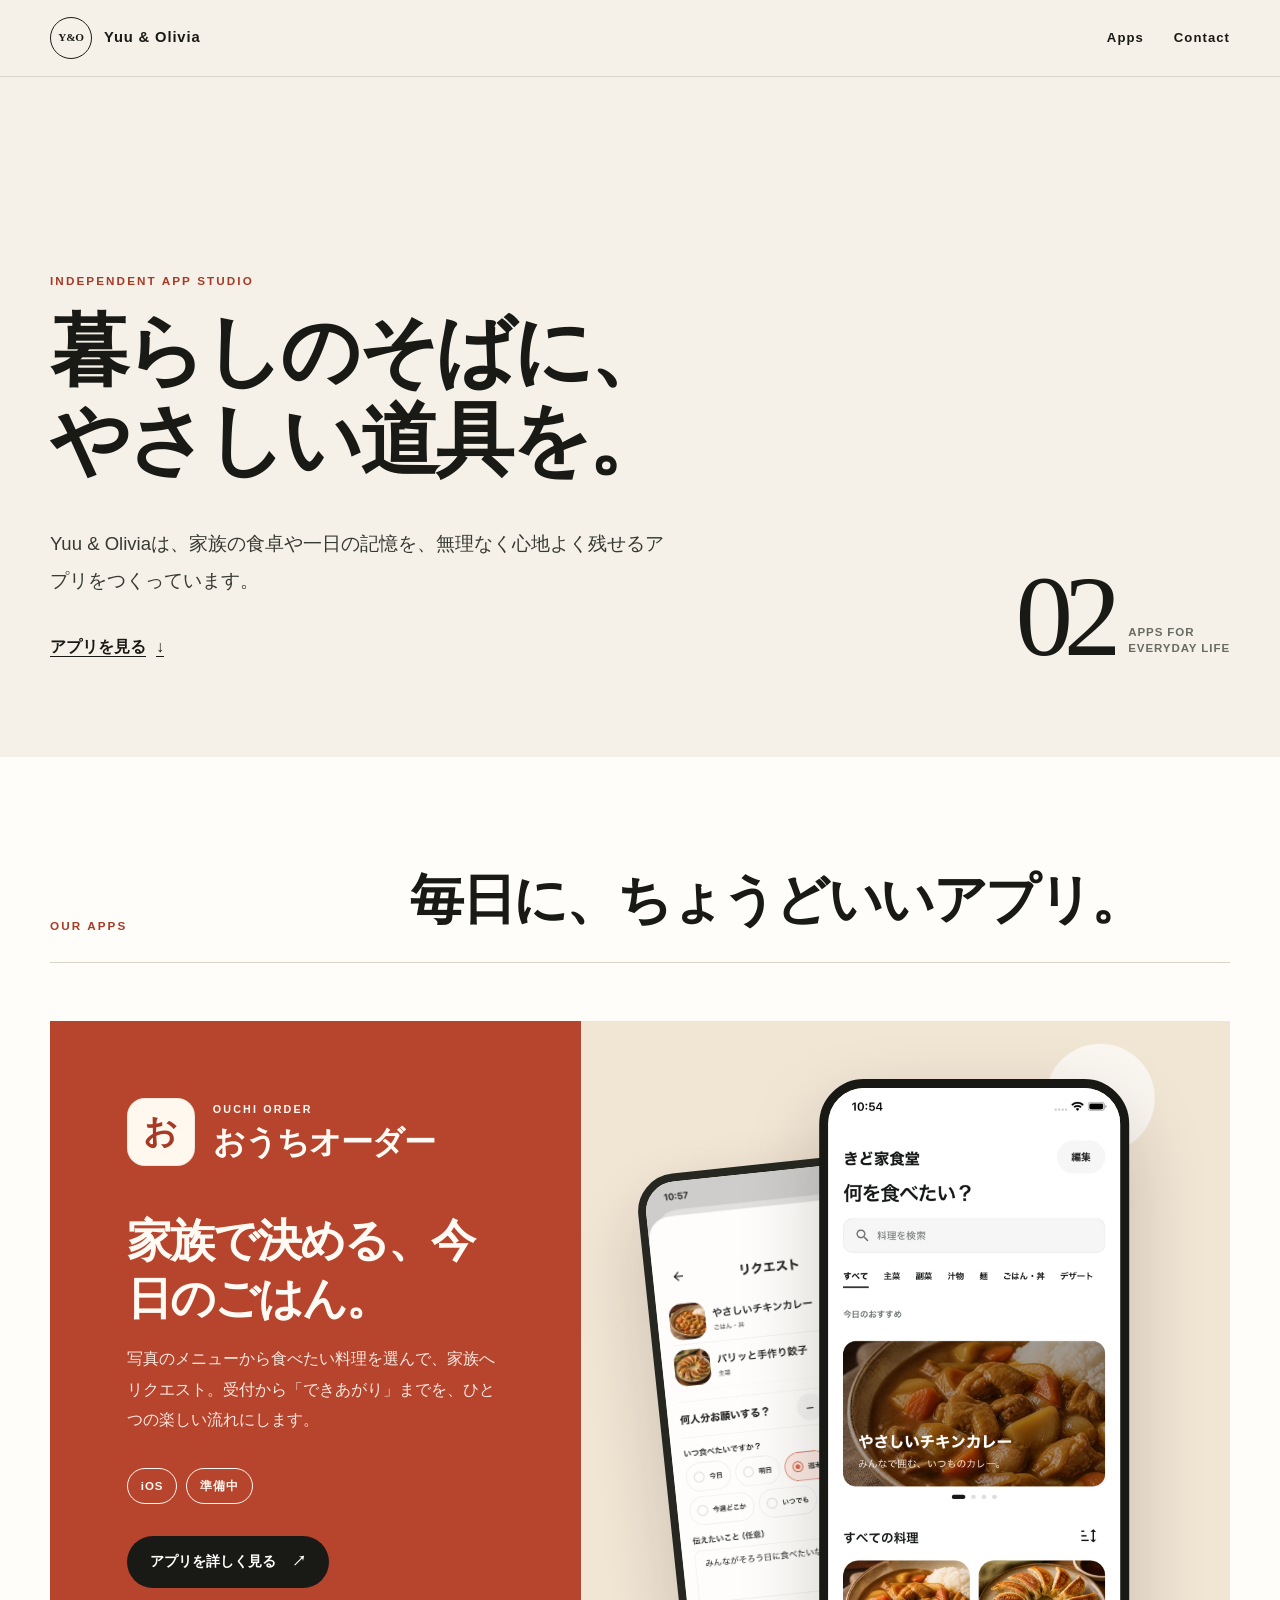
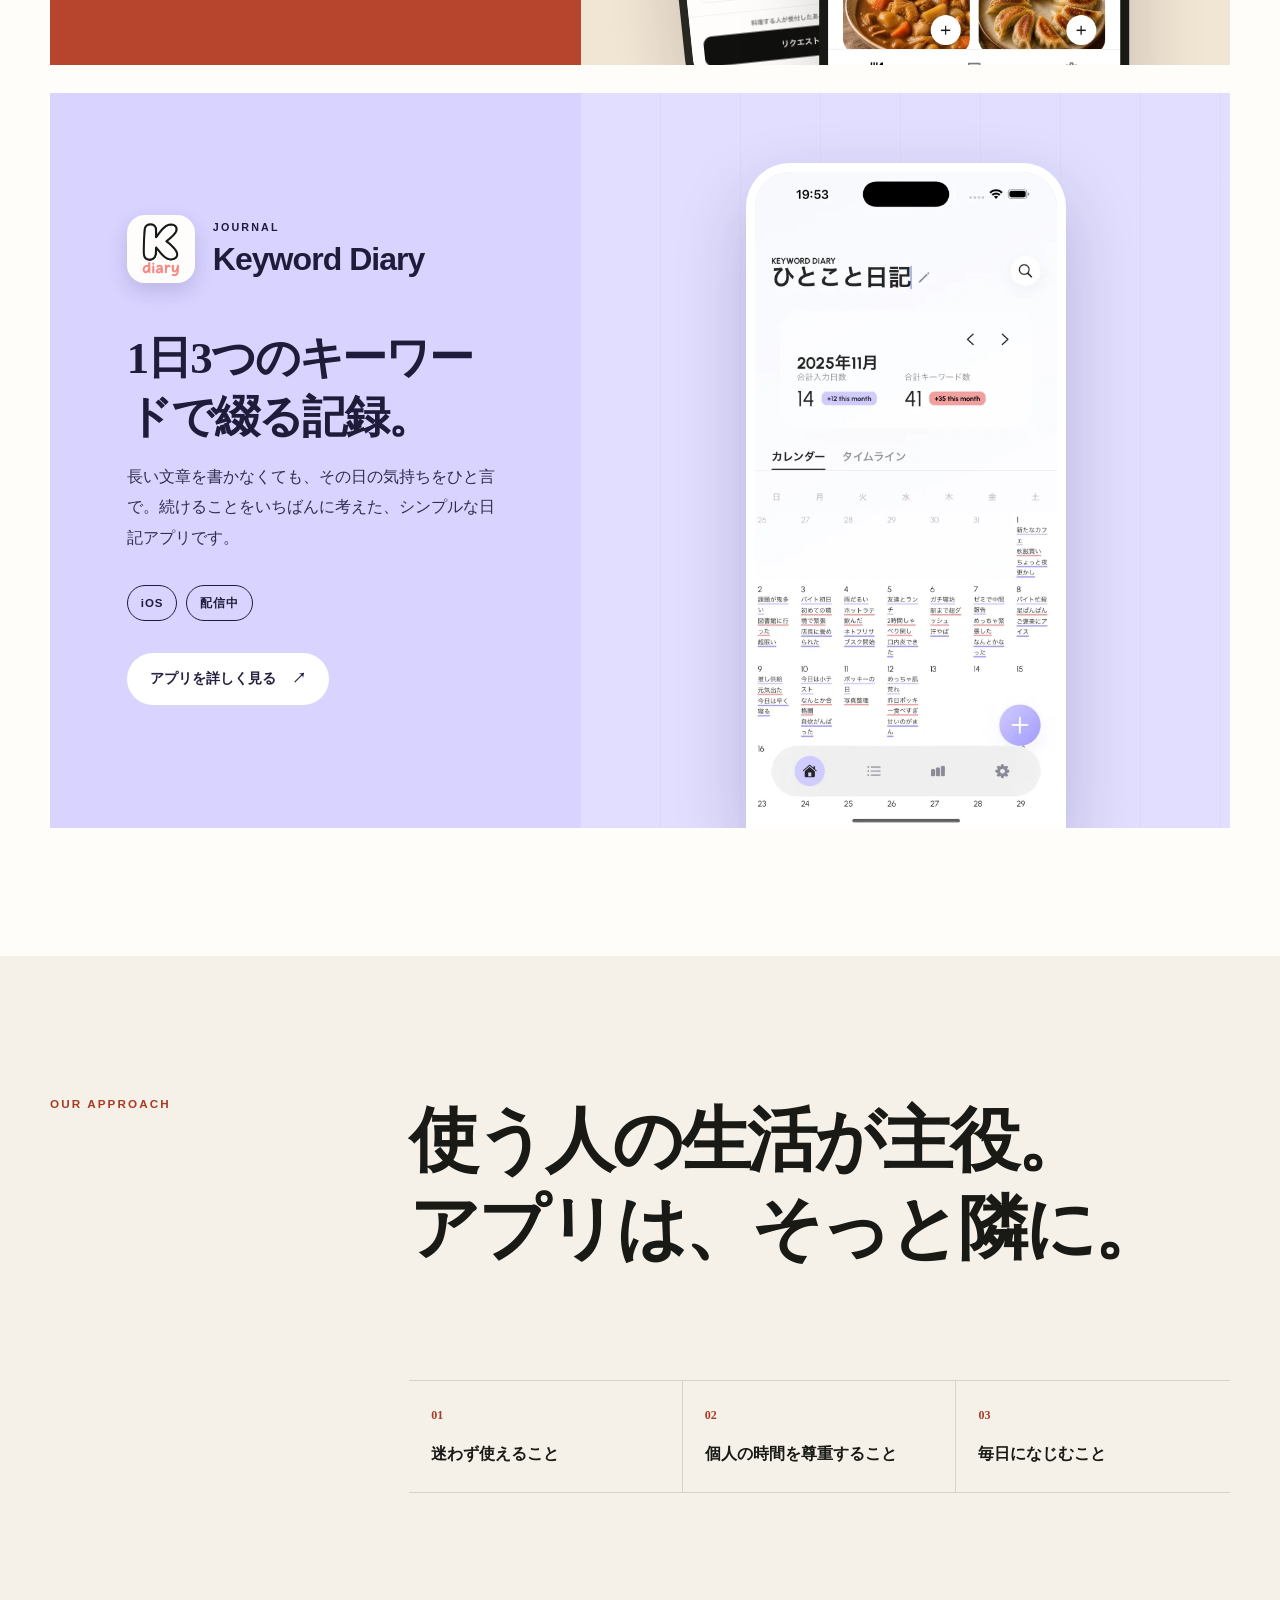
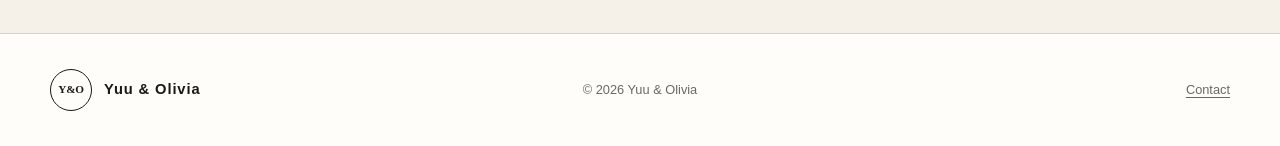
<file: index.html>
<!DOCTYPE html>
<html lang="ja">
  <head>
    <meta charset="utf-8">
    <meta name="viewport" content="width=device-width, initial-scale=1">
    <meta name="theme-color" content="#f6f1e8">
    <meta name="description" content="Yuu &amp; Oliviaがつくる、毎日の暮らしに寄り添うアプリをご紹介します。">
    <meta property="og:title" content="Yuu &amp; Olivia | Apps">
    <meta property="og:description" content="暮らしのそばに、やさしい道具を。">
    <meta property="og:type" content="website">
    <meta property="og:url" content="https://yuu-and-olivia.github.io/">
    <title>Yuu &amp; Olivia | Apps</title>
    <link rel="canonical" href="https://yuu-and-olivia.github.io/">
    <link rel="stylesheet" href="site.css?v=20260819-3">
  </head>
  <body class="publisher-page">
    <a class="skip-link" href="#main">本文へ移動</a>

    <header class="site-header">
      <div class="shell site-header__inner">
        <a class="publisher-brand" href="./" aria-label="Yuu &amp; Olivia ホーム">
          <span class="publisher-brand__mark" aria-hidden="true">Y&amp;O</span>
          <span>Yuu &amp; Olivia</span>
        </a>
        <nav class="site-nav" aria-label="メインナビゲーション">
          <a href="#apps">Apps</a>
          <a href="mailto:yuu.and.olivia@gmail.com">Contact</a>
        </nav>
      </div>
    </header>

    <main id="main">
      <section class="publisher-hero shell" aria-labelledby="publisher-title">
        <div class="publisher-hero__copy">
          <p class="eyebrow">Independent app studio</p>
          <h1 id="publisher-title">暮らしのそばに、<br>やさしい道具を。</h1>
          <p class="publisher-hero__lead">
            Yuu &amp; Oliviaは、家族の食卓や一日の記憶を、無理なく心地よく残せるアプリをつくっています。
          </p>
          <a class="text-link" href="#apps">アプリを見る <span aria-hidden="true">↓</span></a>
        </div>
        <div class="publisher-hero__note" role="group" aria-label="公開アプリ数">
          <strong>02</strong>
          <span>Apps for<br>everyday life</span>
        </div>
      </section>

      <section class="apps-section" id="apps" aria-labelledby="apps-title">
        <div class="shell">
          <div class="section-heading section-heading--line">
            <p class="eyebrow">Our apps</p>
            <h2 id="apps-title">毎日に、ちょうどいいアプリ。</h2>
          </div>

          <article class="app-showcase app-showcase--ouchi">
            <div class="app-showcase__copy">
              <div class="app-lockup">
                <span class="app-symbol app-symbol--ouchi" aria-hidden="true">お</span>
                <div>
                  <p class="app-lockup__latin">OUCHI ORDER</p>
                  <h3>おうちオーダー</h3>
                </div>
              </div>
              <p class="app-showcase__tagline">家族で決める、今日のごはん。</p>
              <p class="app-showcase__description">
                写真のメニューから食べたい料理を選んで、家族へリクエスト。受付から「できあがり」までを、ひとつの楽しい流れにします。
              </p>
              <div class="app-meta" role="group" aria-label="対応状況">
                <span>iOS</span>
                <span>準備中</span>
              </div>
              <a class="button button--dark" href="ouchi-order/">アプリを詳しく見る <span aria-hidden="true">↗</span></a>
            </div>
            <div class="app-showcase__visual app-showcase__visual--ouchi">
              <div class="mini-phone mini-phone--back" aria-hidden="true">
                <img src="assets/ouchi-order/request.webp" alt="" width="936" height="2026" loading="lazy">
              </div>
              <div class="mini-phone">
                <img src="assets/ouchi-order/menu.webp" alt="おうちオーダーの写真中心のメニュー画面" width="936" height="2026">
              </div>
            </div>
          </article>

          <article class="app-showcase app-showcase--keyword">
            <div class="app-showcase__copy">
              <div class="app-lockup">
                <img class="app-symbol app-symbol--image" src="assets/keyword-diary/icon.webp" alt="Keyword Diaryのアイコン" width="256" height="256" loading="lazy">
                <div>
                  <p class="app-lockup__latin">JOURNAL</p>
                  <h3>Keyword Diary</h3>
                </div>
              </div>
              <p class="app-showcase__tagline">1日3つのキーワードで綴る記録。</p>
              <p class="app-showcase__description">
                長い文章を書かなくても、その日の気持ちをひと言で。続けることをいちばんに考えた、シンプルな日記アプリです。
              </p>
              <div class="app-meta" role="group" aria-label="対応状況">
                <span>iOS</span>
                <span>配信中</span>
              </div>
              <a class="button button--light" href="keyword-diary/">アプリを詳しく見る <span aria-hidden="true">↗</span></a>
            </div>
            <div class="app-showcase__visual app-showcase__visual--keyword">
              <img class="keyword-preview" src="assets/keyword-diary/hero.webp" alt="Keyword Diaryのカレンダー画面" width="480" height="1043" loading="lazy">
            </div>
          </article>
        </div>
      </section>

      <section class="studio-note">
        <div class="shell studio-note__inner">
          <p class="eyebrow">Our approach</p>
          <p class="studio-note__statement">使う人の生活が主役。<br>アプリは、そっと隣に。</p>
          <div class="studio-principles" role="group" aria-label="ものづくりの方針">
            <p><span>01</span>迷わず使えること</p>
            <p><span>02</span>個人の時間を尊重すること</p>
            <p><span>03</span>毎日になじむこと</p>
          </div>
        </div>
      </section>
    </main>

    <footer class="site-footer">
      <div class="shell site-footer__inner">
        <a class="publisher-brand publisher-brand--footer" href="./">
          <span class="publisher-brand__mark" aria-hidden="true">Y&amp;O</span>
          <span>Yuu &amp; Olivia</span>
        </a>
        <p>&copy; 2026 Yuu &amp; Olivia</p>
        <a href="mailto:yuu.and.olivia@gmail.com">Contact</a>
      </div>
    </footer>
  </body>
</html>
</file>
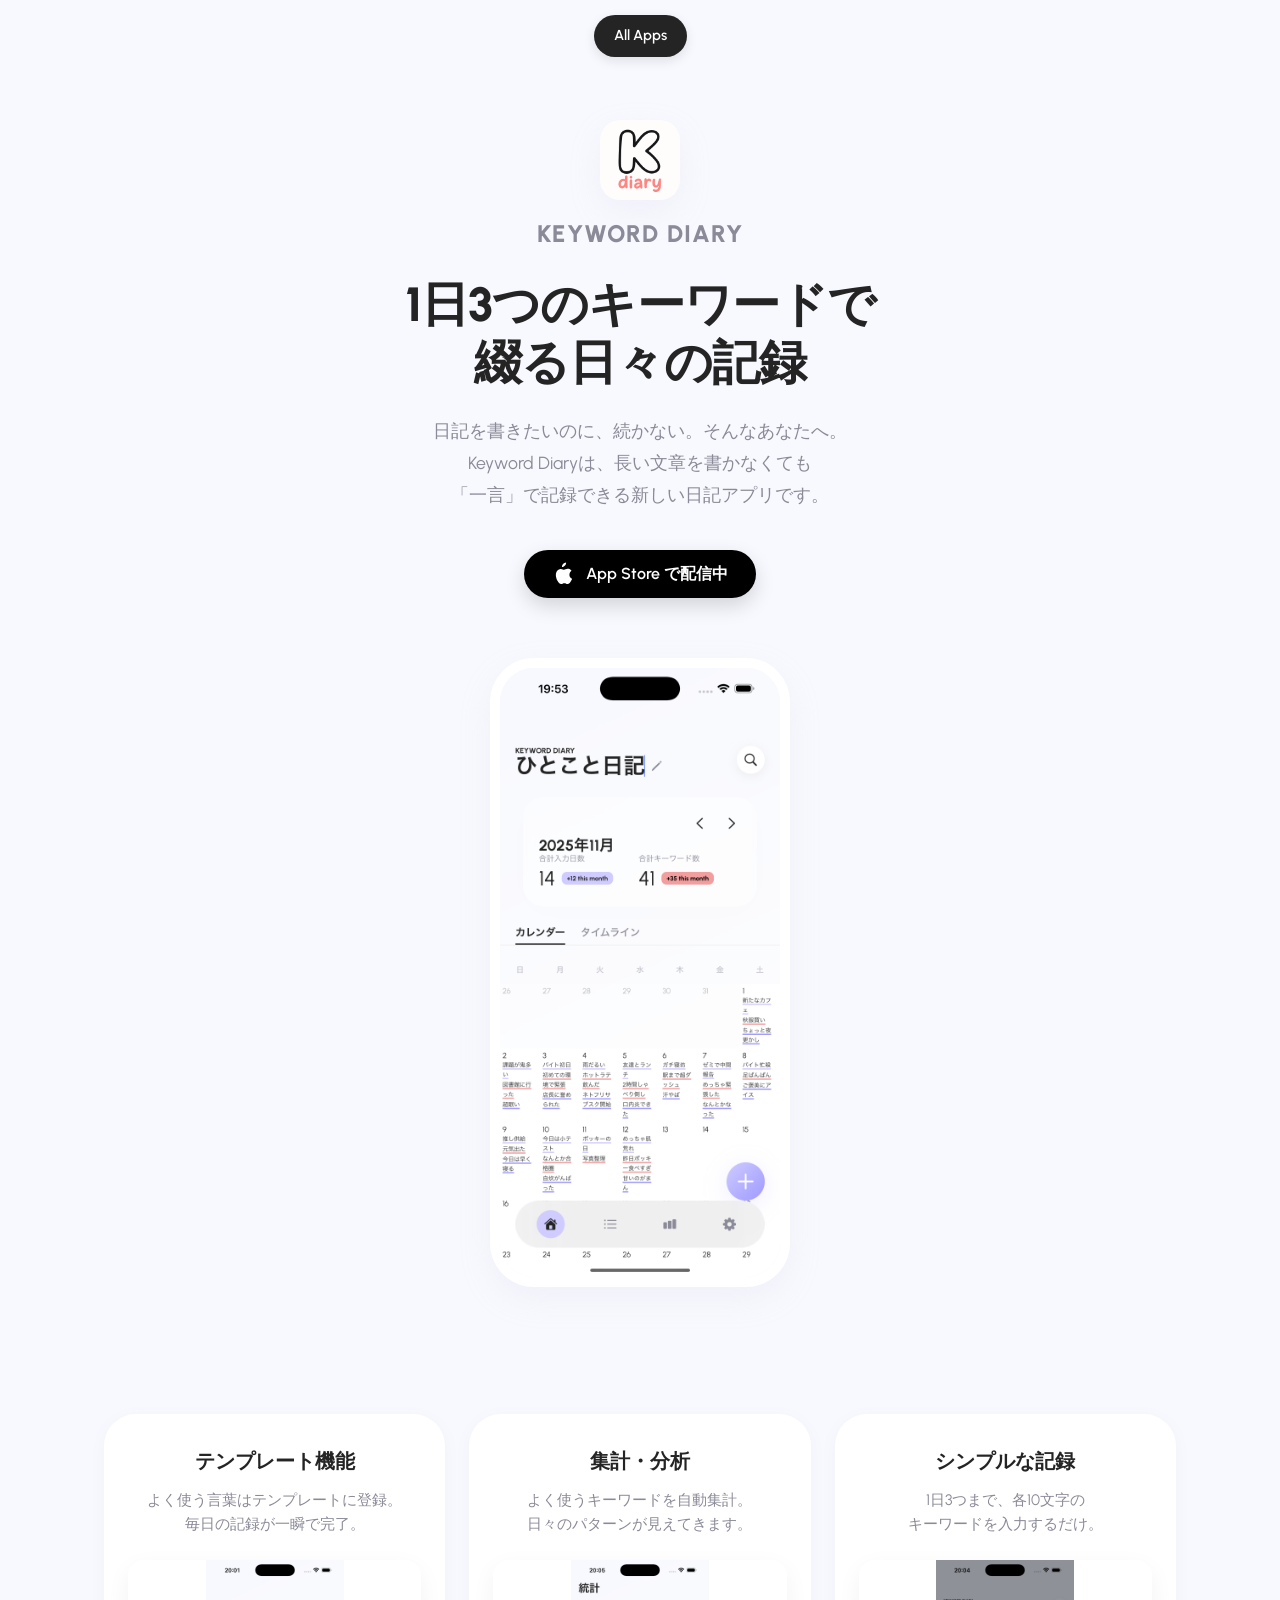
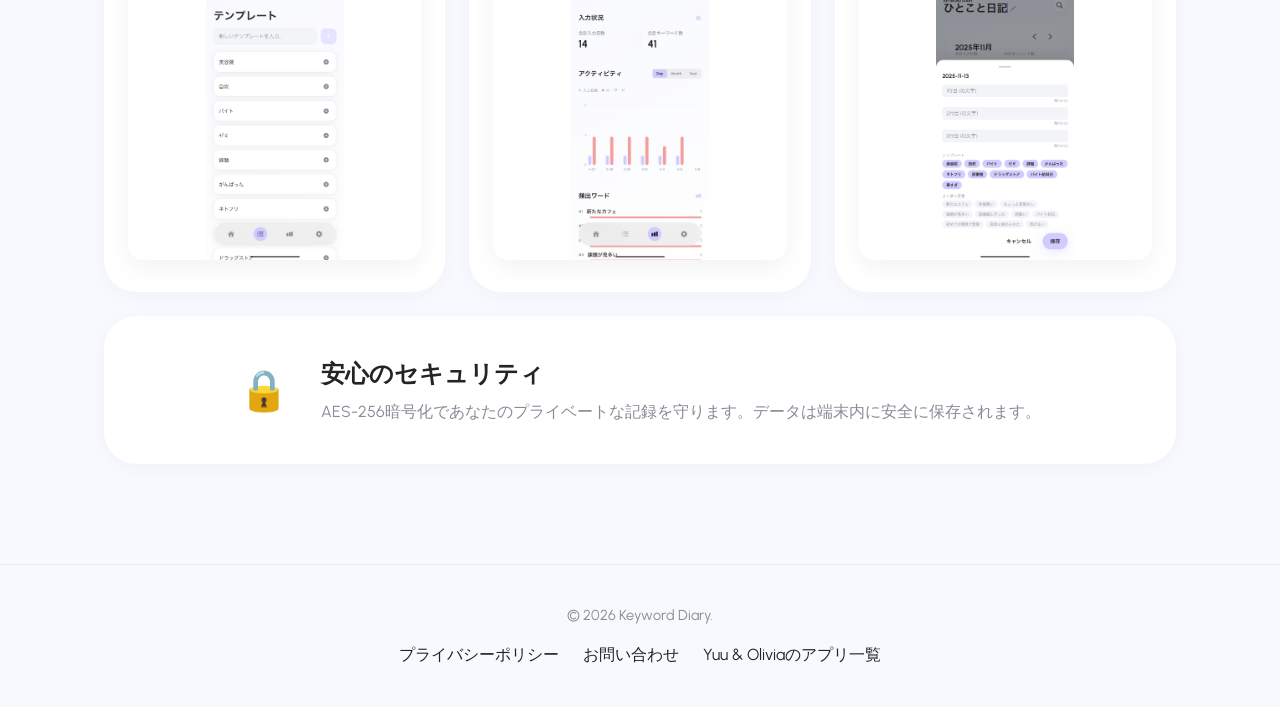
<file: keyword-diary/index.html>
<!DOCTYPE html>
<html lang="ja">
  <head>
    <meta charset="utf-8">
    <meta name="viewport" content="width=device-width, initial-scale=1">
    <meta name="description" content="1日3つのキーワードで記録する新しい日記習慣。日記が続かない方に最適なシンプル設計。">
    <title>Keyword Diary - シンプルな日記アプリ</title>
    <link rel="preconnect" href="https://fonts.googleapis.com">
    <link rel="preconnect" href="https://fonts.gstatic.com" crossorigin>
    <link href="https://fonts.googleapis.com/css2?family=Urbanist:wght@400;500;600;700;800&amp;display=swap" rel="stylesheet">
    <link rel="canonical" href="https://yuu-and-olivia.github.io/keyword-diary/">
    <link rel="stylesheet" href="../styles.css">
    <link rel="icon" type="image/png" href="../assets/images/icon.png">
  </head>
  <body>
    <header>
      <div class="container keyword-header-inner">
        <a href="../" class="btn-download-sm">All Apps</a>
      </div>
    </header>

    <main>
      <section class="hero">
        <div class="container">
          <div class="hero-logo-lockup">
            <img src="../assets/images/icon.png" alt="Keyword Diaryのアイコン" class="app-icon-lg">
            <span class="app-name">Keyword Diary</span>
          </div>

          <h1>1日3つのキーワードで<br>綴る日々の記録</h1>
          <p>
            日記を書きたいのに、続かない。そんなあなたへ。<br>
            Keyword Diaryは、長い文章を書かなくても<br>
            「一言」で記録できる新しい日記アプリです。
          </p>

          <div class="keyword-store">
            <span class="store-badge">
              <svg viewBox="0 0 24 24" width="24" height="24" fill="white" aria-hidden="true">
                <path d="M18.71 19.5c-.83 1.24-1.71 2.45-3.05 2.47-1.34.03-1.77-.79-3.29-.79-1.53 0-2 .77-3.27.82-1.31.05-2.3-1.32-3.14-2.53C4.25 17 2.94 12.45 4.7 9.39c.87-1.52 2.43-2.48 4.12-2.51 1.28-.02 2.5.87 3.29.87.78 0 2.26-1.07 3.81-.91.65.03 2.47.26 3.64 1.98-.09.06-2.17 1.28-2.15 3.81.03 3.02 2.65 4.03 2.68 4.04-.03.07-.42 1.44-1.38 2.83M13 3.5c.73-.83 1.21-1.98 1.08-3.11-1.06.05-2.31.71-3.06 1.61-.69.85-1.18 1.96-1.03 3.07 1.17.09 2.36-.67 2.98-1.57z" />
              </svg>
              App Store で配信中
            </span>
          </div>

          <div class="hero-image">
            <img src="../assets/images/hero_mockup.png" alt="Keyword Diaryのカレンダー画面" class="hero-mockup">
          </div>
        </div>
      </section>

      <section class="features">
        <div class="container">
          <div class="three-col-grid">
            <div class="feature-card">
              <h3>テンプレート機能</h3>
              <p>よく使う言葉はテンプレートに登録。<br>毎日の記録が一瞬で完了。</p>
              <img src="../assets/images/feature_template.png" alt="テンプレート画面" class="card-image" loading="lazy">
            </div>

            <div class="feature-card">
              <h3>集計・分析</h3>
              <p>よく使うキーワードを自動集計。<br>日々のパターンが見えてきます。</p>
              <img src="../assets/images/feature_stats.png" alt="集計画面" class="card-image" loading="lazy">
            </div>

            <div class="feature-card">
              <h3>シンプルな記録</h3>
              <p>1日3つまで、各10文字の<br>キーワードを入力するだけ。</p>
              <img src="../assets/images/feature_input.png" alt="キーワード入力画面" class="card-image" loading="lazy">
            </div>
          </div>

          <div class="security-card">
            <div class="security-icon" aria-hidden="true">🔒</div>
            <div class="security-content">
              <h3>安心のセキュリティ</h3>
              <p>AES-256暗号化であなたのプライベートな記録を守ります。データは端末内に安全に保存されます。</p>
            </div>
          </div>
        </div>
      </section>
    </main>

    <footer>
      <div class="container">
        <p>&copy; 2026 Keyword Diary.</p>
        <div class="footer-links">
          <a href="privacy.html">プライバシーポリシー</a>
          <a href="mailto:support@keyworddiary.app">お問い合わせ</a>
          <a href="../">Yuu &amp; Oliviaのアプリ一覧</a>
        </div>
      </div>
    </footer>
  </body>
</html>
</file>
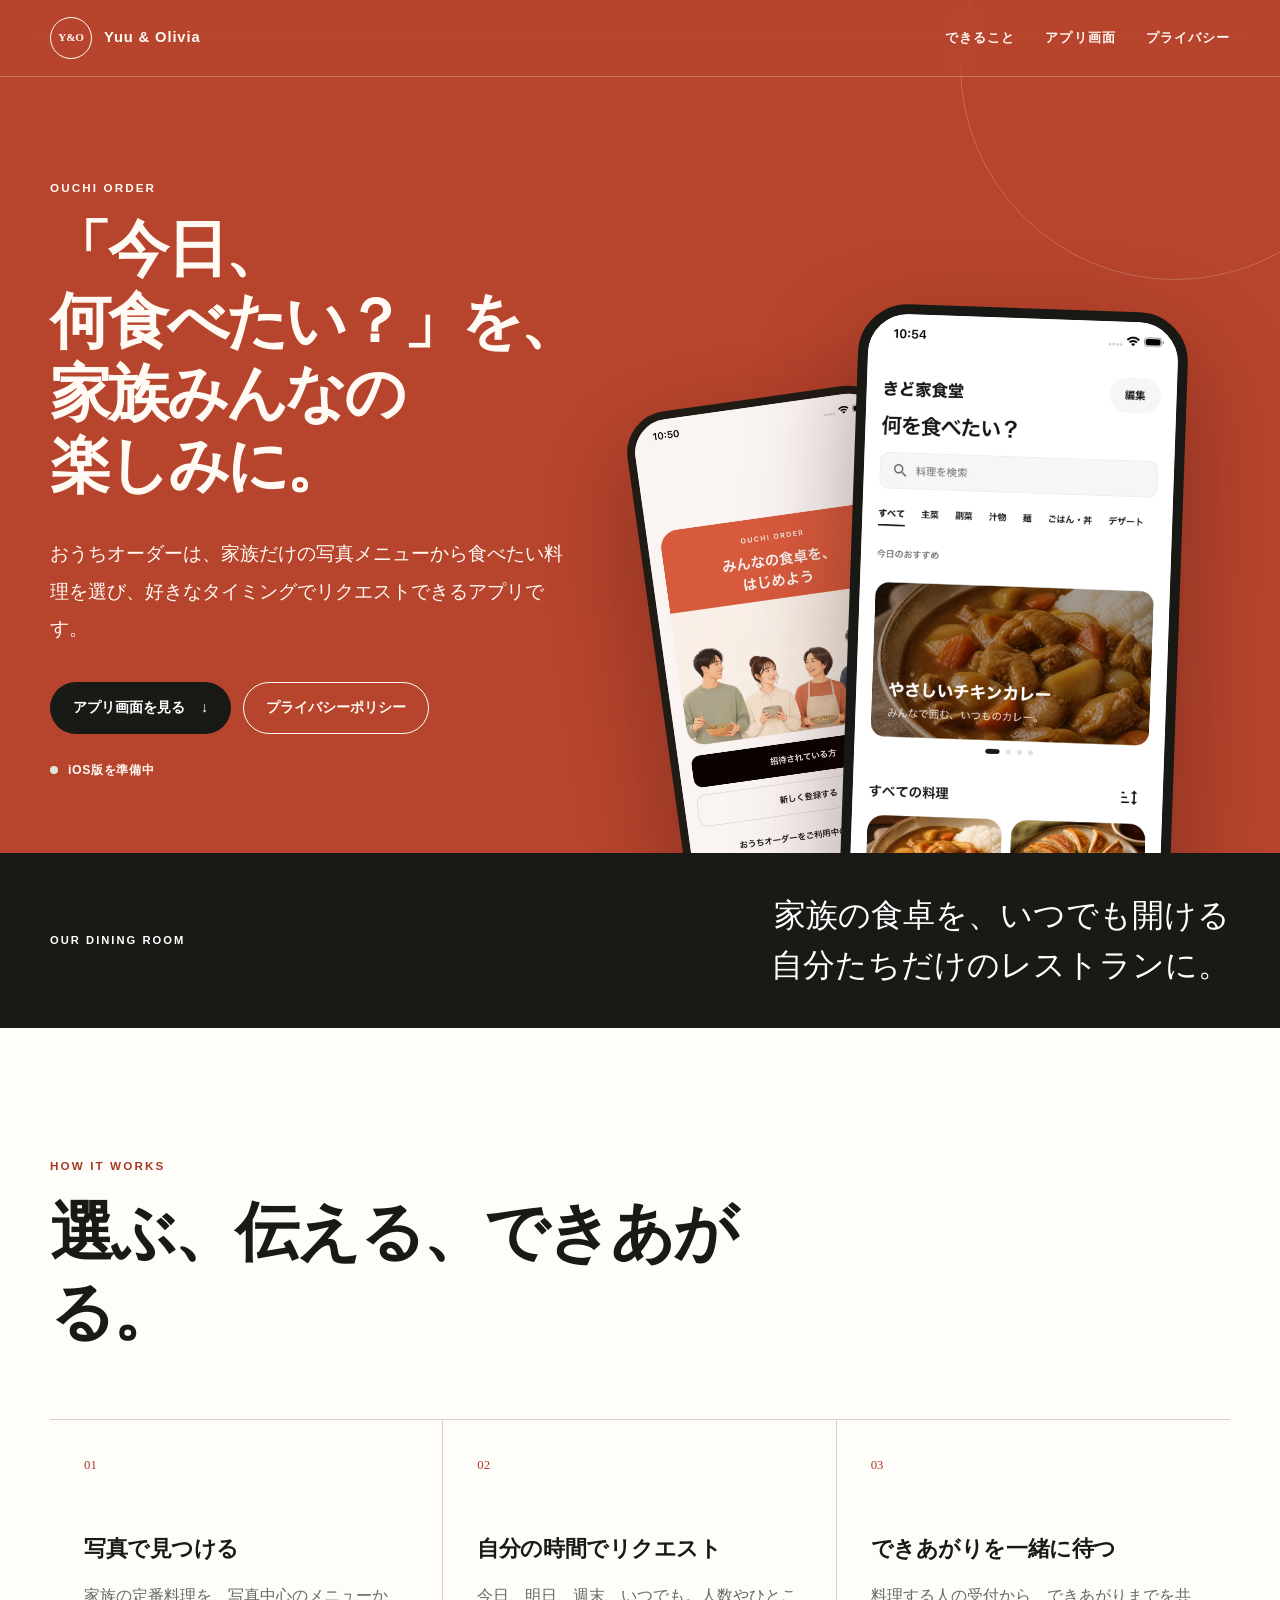
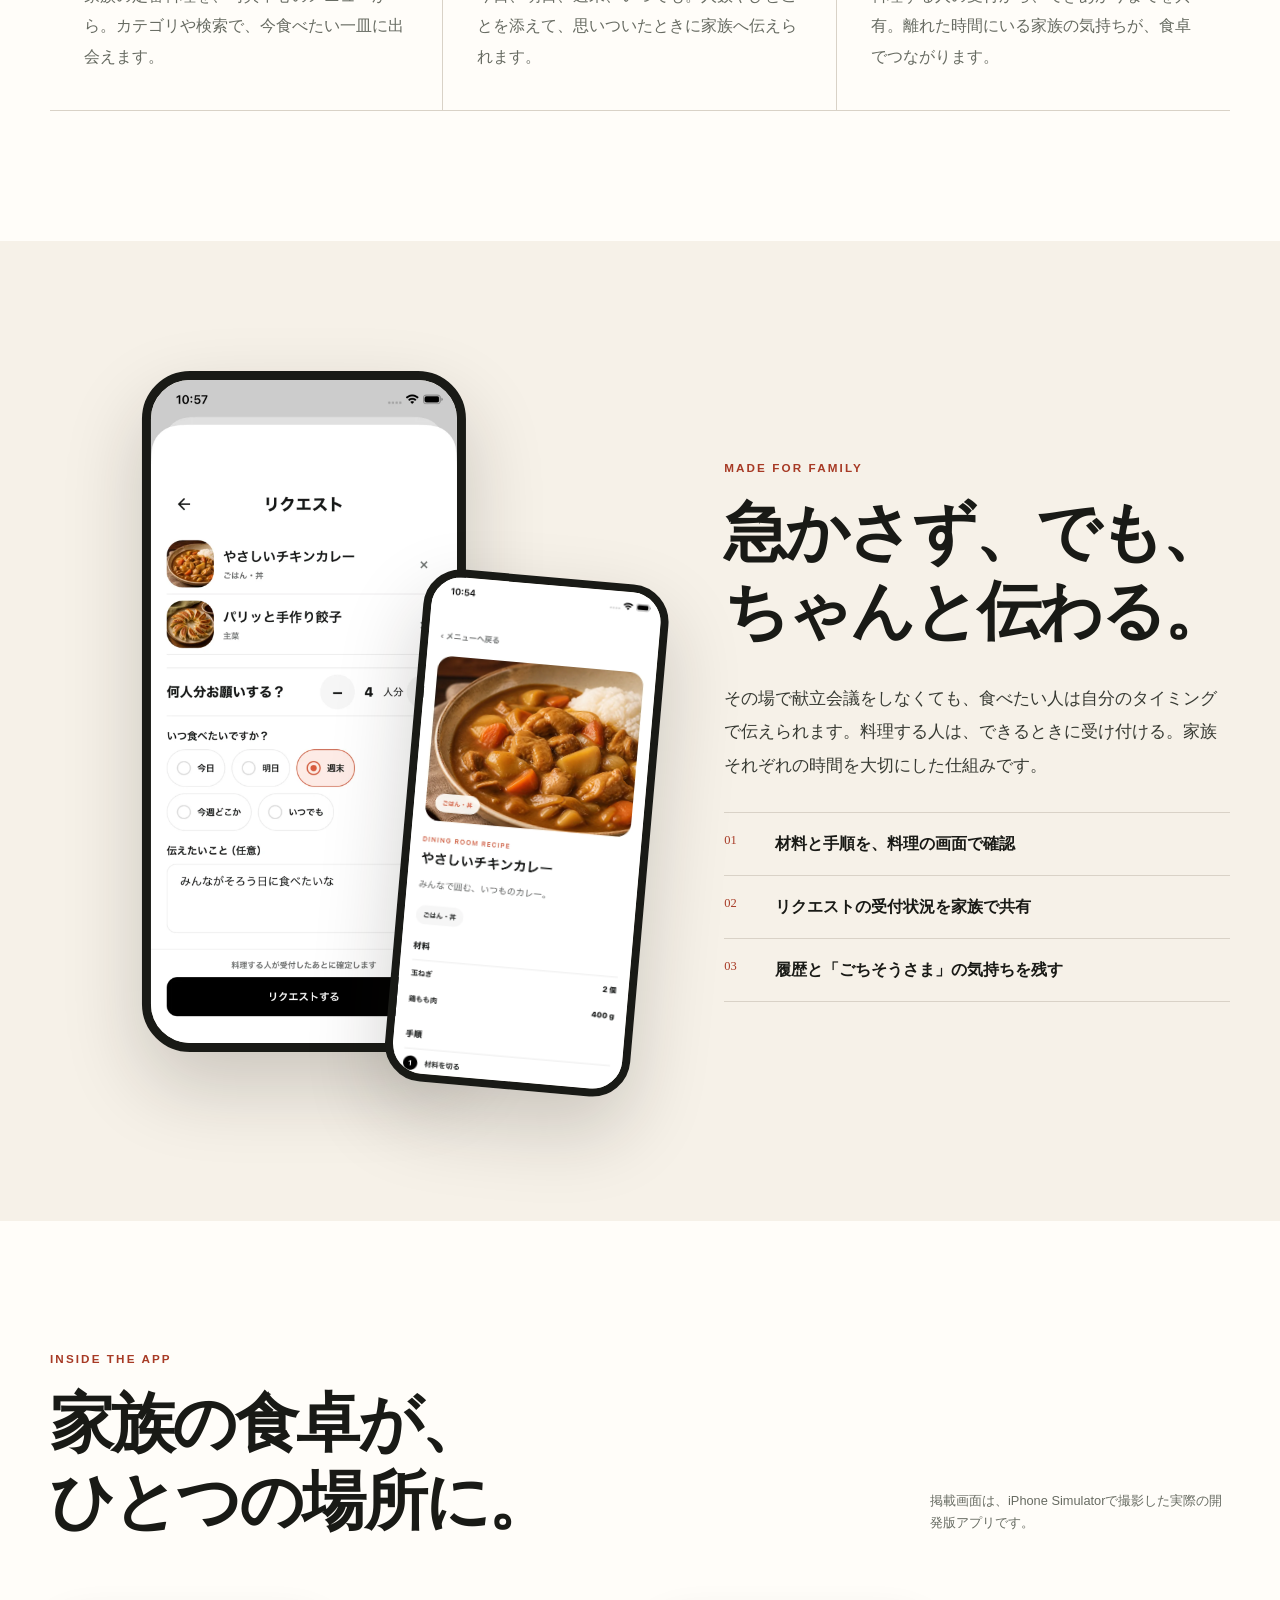
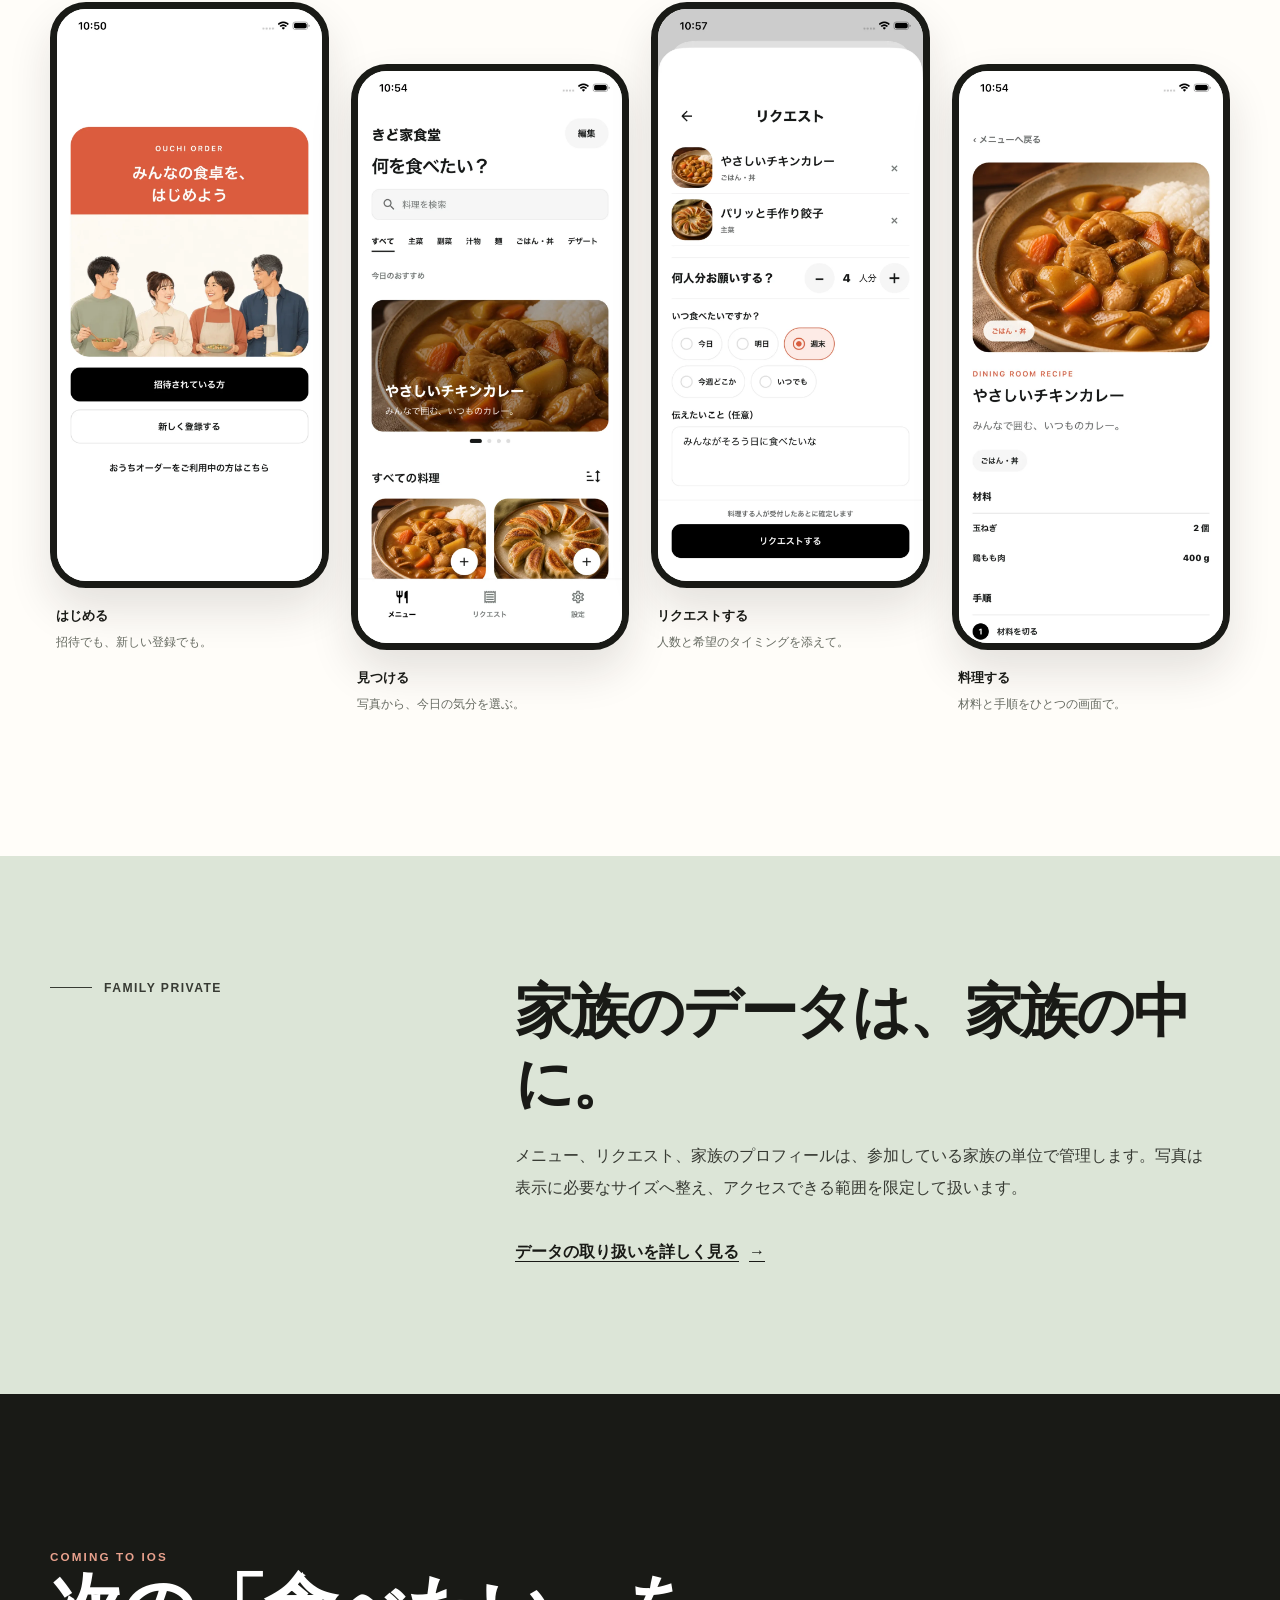
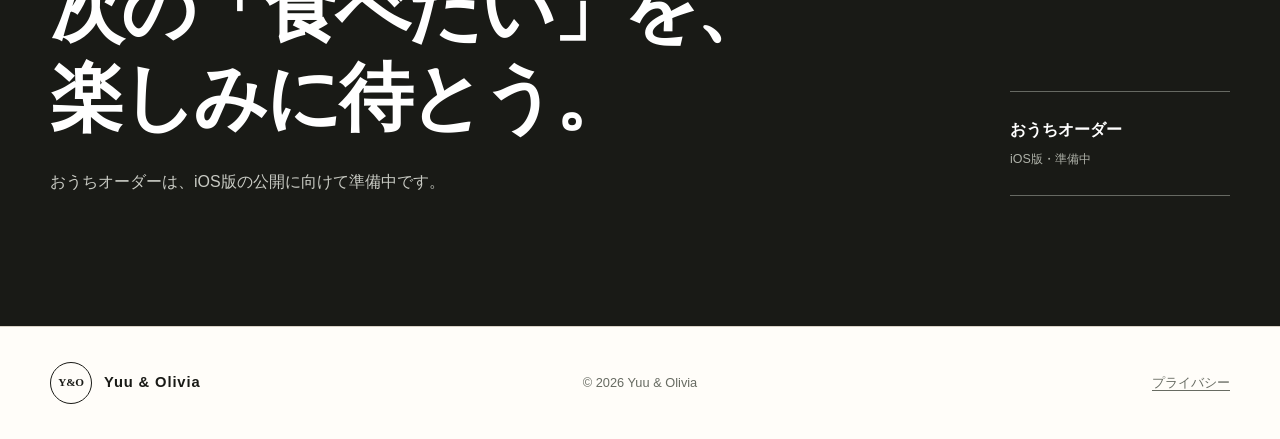
<file: ouchi-order/index.html>
<!DOCTYPE html>
<html lang="ja">
  <head>
    <meta charset="utf-8">
    <meta name="viewport" content="width=device-width, initial-scale=1">
    <meta name="theme-color" content="#b7442d">
    <meta name="description" content="おうちオーダーは、家族の食べたい気持ちを写真のメニューからリクエストできるiOSアプリです。">
    <meta property="og:title" content="おうちオーダー | 家族で決める今日のごはん">
    <meta property="og:description" content="「今日、何食べたい？」を、家族みんなの楽しみに。">
    <meta property="og:type" content="website">
    <meta property="og:url" content="https://yuu-and-olivia.github.io/ouchi-order/">
    <meta property="og:image" content="https://yuu-and-olivia.github.io/assets/ouchi-order/menu.webp">
    <title>おうちオーダー | 家族で決める今日のごはん</title>
    <link rel="canonical" href="https://yuu-and-olivia.github.io/ouchi-order/">
    <link rel="stylesheet" href="../site.css?v=20260819-3">
  </head>
  <body class="ouchi-page">
    <a class="skip-link" href="#main">本文へ移動</a>

    <header class="site-header">
      <div class="shell site-header__inner">
        <a class="publisher-brand" href="../" aria-label="Yuu &amp; Oliviaのアプリ一覧へ">
          <span class="publisher-brand__mark" aria-hidden="true">Y&amp;O</span>
          <span>Yuu &amp; Olivia</span>
        </a>
        <nav class="site-nav" aria-label="おうちオーダーのナビゲーション">
          <a href="#features">できること</a>
          <a href="#screens">アプリ画面</a>
          <a href="privacy.html">プライバシー</a>
        </nav>
      </div>
    </header>

    <main id="main">
      <section class="ouchi-hero" aria-labelledby="ouchi-title">
        <div class="shell ouchi-hero__inner">
          <div class="ouchi-hero__copy">
            <p class="eyebrow">Ouchi Order</p>
            <h1 id="ouchi-title"><span>「今日、</span><span>何食べたい？」を、</span><span>家族みんなの</span><span>楽しみに。</span></h1>
            <p class="ouchi-hero__lead">
              おうちオーダーは、家族だけの写真メニューから食べたい料理を選び、好きなタイミングでリクエストできるアプリです。
            </p>
            <div class="ouchi-hero__actions">
              <a class="button button--dark" href="#screens">アプリ画面を見る <span aria-hidden="true">↓</span></a>
              <a class="button button--outline" href="privacy.html">プライバシーポリシー</a>
            </div>
            <p class="availability">iOS版を準備中</p>
          </div>

          <div class="ouchi-hero__visual" role="group" aria-label="おうちオーダーの実際のアプリ画面">
            <div class="hero-phone hero-phone--secondary" aria-hidden="true">
              <img src="../assets/ouchi-order/onboarding.webp" alt="" width="936" height="2026">
            </div>
            <div class="hero-phone">
              <img src="../assets/ouchi-order/menu.webp" alt="料理写真が並ぶおうちオーダーのメニュー画面" width="936" height="2026">
            </div>
          </div>
        </div>
      </section>

      <div class="concept-band">
        <div class="shell concept-band__inner">
          <p class="concept-band__label">Our dining room</p>
          <p class="concept-band__copy">家族の食卓を、いつでも開ける<br>自分たちだけのレストランに。</p>
        </div>
      </div>

      <section class="journey" id="features" aria-labelledby="journey-title">
        <div class="shell">
          <div class="journey__heading">
            <p class="eyebrow">How it works</p>
            <h2 id="journey-title">選ぶ、伝える、できあがる。</h2>
          </div>
          <div class="journey-grid">
            <article class="journey-step">
              <span class="journey-step__number">01</span>
              <h3>写真で見つける</h3>
              <p>家族の定番料理を、写真中心のメニューから。カテゴリや検索で、今食べたい一皿に出会えます。</p>
            </article>
            <article class="journey-step">
              <span class="journey-step__number">02</span>
              <h3>自分の時間でリクエスト</h3>
              <p>今日、明日、週末、いつでも。人数やひとことを添えて、思いついたときに家族へ伝えられます。</p>
            </article>
            <article class="journey-step">
              <span class="journey-step__number">03</span>
              <h3>できあがりを一緒に待つ</h3>
              <p>料理する人の受付から、できあがりまでを共有。離れた時間にいる家族の気持ちが、食卓でつながります。</p>
            </article>
          </div>
        </div>
      </section>

      <section class="feature-story" aria-labelledby="feature-story-title">
        <div class="shell feature-story__inner">
          <div class="feature-story__visual" aria-hidden="true">
            <div class="story-phone">
              <img src="../assets/ouchi-order/request.webp" alt="" width="936" height="2026" loading="lazy">
            </div>
            <div class="story-phone story-phone--small">
              <img src="../assets/ouchi-order/recipe.webp" alt="" width="936" height="2026" loading="lazy">
            </div>
          </div>
          <div class="feature-story__copy">
            <p class="eyebrow">Made for family</p>
            <h2 id="feature-story-title">急かさず、でも、ちゃんと伝わる。</h2>
            <p class="feature-story__lead">
              その場で献立会議をしなくても、食べたい人は自分のタイミングで伝えられます。料理する人は、できるときに受け付ける。家族それぞれの時間を大切にした仕組みです。
            </p>
            <ul class="feature-list">
              <li><span>01</span><strong>材料と手順を、料理の画面で確認</strong></li>
              <li><span>02</span><strong>リクエストの受付状況を家族で共有</strong></li>
              <li><span>03</span><strong>履歴と「ごちそうさま」の気持ちを残す</strong></li>
            </ul>
          </div>
        </div>
      </section>

      <section class="screens" id="screens" aria-labelledby="screens-title">
        <div class="shell">
          <div class="screens-heading">
            <div>
              <p class="eyebrow">Inside the app</p>
              <h2 id="screens-title">家族の食卓が、<br>ひとつの場所に。</h2>
            </div>
            <p class="screens-heading__note">掲載画面は、iPhone Simulatorで撮影した実際の開発版アプリです。</p>
          </div>

          <div class="screen-gallery" role="group" aria-label="おうちオーダーの画面ギャラリー">
            <figure>
              <div class="screen-gallery__phone">
                <img src="../assets/ouchi-order/onboarding.webp" alt="家族で利用を始めるオンボーディング画面" width="936" height="2026" loading="lazy">
              </div>
              <figcaption>はじめる<span>招待でも、新しい登録でも。</span></figcaption>
            </figure>
            <figure>
              <div class="screen-gallery__phone">
                <img src="../assets/ouchi-order/menu.webp" alt="カレーや餃子の写真が並ぶメニュー画面" width="936" height="2026" loading="lazy">
              </div>
              <figcaption>見つける<span>写真から、今日の気分を選ぶ。</span></figcaption>
            </figure>
            <figure>
              <div class="screen-gallery__phone">
                <img src="../assets/ouchi-order/request.webp" alt="料理、人数、希望日を指定するリクエスト画面" width="936" height="2026" loading="lazy">
              </div>
              <figcaption>リクエストする<span>人数と希望のタイミングを添えて。</span></figcaption>
            </figure>
            <figure>
              <div class="screen-gallery__phone">
                <img src="../assets/ouchi-order/recipe.webp" alt="料理写真、材料、手順を表示するレシピ画面" width="936" height="2026" loading="lazy">
              </div>
              <figcaption>料理する<span>材料と手順をひとつの画面で。</span></figcaption>
            </figure>
          </div>
        </div>
      </section>

      <section class="privacy-note" aria-labelledby="privacy-note-title">
        <div class="shell privacy-note__inner">
          <p class="privacy-note__label">Family private</p>
          <div>
            <h2 id="privacy-note-title">家族のデータは、家族の中に。</h2>
            <p>
              メニュー、リクエスト、家族のプロフィールは、参加している家族の単位で管理します。写真は表示に必要なサイズへ整え、アクセスできる範囲を限定して扱います。
            </p>
            <a class="text-link" href="privacy.html">データの取り扱いを詳しく見る <span aria-hidden="true">→</span></a>
          </div>
        </div>
      </section>

      <section class="closing" aria-labelledby="closing-title">
        <div class="shell closing__inner">
          <div class="closing-copy">
            <p class="eyebrow">Coming to iOS</p>
            <h2 id="closing-title">次の「食べたい」を、<br>楽しみに待とう。</h2>
            <p>おうちオーダーは、iOS版の公開に向けて準備中です。</p>
          </div>
          <div class="closing__status" role="group" aria-label="公開状況">
            <strong>おうちオーダー</strong>
            <span>iOS版・準備中</span>
          </div>
        </div>
      </section>
    </main>

    <footer class="site-footer">
      <div class="shell site-footer__inner">
        <a class="publisher-brand publisher-brand--footer" href="../">
          <span class="publisher-brand__mark" aria-hidden="true">Y&amp;O</span>
          <span>Yuu &amp; Olivia</span>
        </a>
        <p>&copy; 2026 Yuu &amp; Olivia</p>
        <a href="privacy.html">プライバシー</a>
      </div>
    </footer>
  </body>
</html>
</file>
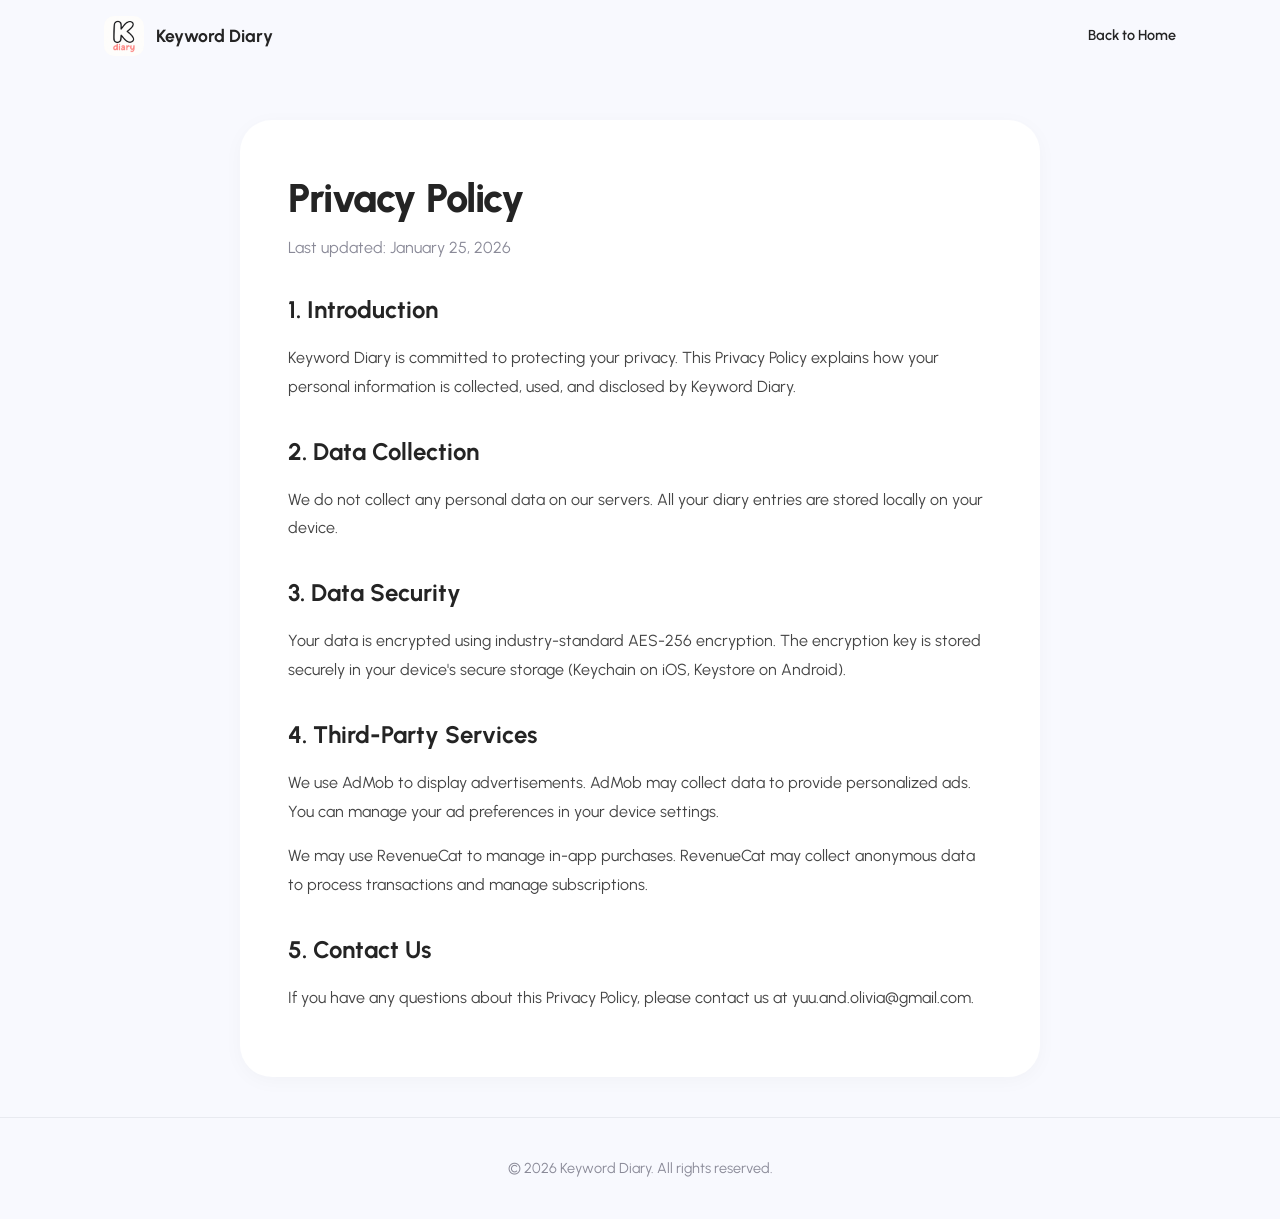
<file: privacy.html>
<!DOCTYPE html>
<html lang="en">

<head>
    <meta charset="UTF-8">
    <meta name="viewport" content="width=device-width, initial-scale=1.0">
    <title>Privacy Policy - Keyword Diary</title>

    <!-- Google Fonts -->
    <link rel="preconnect" href="https://fonts.googleapis.com">
    <link rel="preconnect" href="https://fonts.gstatic.com" crossorigin>
    <link href="https://fonts.googleapis.com/css2?family=Urbanist:wght@400;600;700;800&display=swap" rel="stylesheet">

    <link rel="stylesheet" href="styles.css">
    <link rel="icon" type="image/png" href="assets/images/icon.png">
</head>

<body>

    <header>
        <div class="container" style="display: flex; align-items: center; justify-content: space-between; width: 100%;">
            <a href="index.html" class="logo">
                <img src="assets/images/icon.png" alt="Keyword Diary Icon">
                Keyword Diary
            </a>
            <a href="index.html" style="font-weight: 600; font-size: 0.9rem;">Back to Home</a>
        </div>
    </header>

    <main class="container">
        <div class="content-card">
            <h1>Privacy Policy</h1>
            <span class="date">Last updated: January 25, 2026</span>

            <h2>1. Introduction</h2>
            <p>
                Keyword Diary is committed to protecting your
                privacy. This Privacy Policy explains how your personal information
                is collected, used, and disclosed by Keyword Diary.
            </p>

            <h2>2. Data Collection</h2>
            <p>
                We do not collect any personal data on our servers. All your diary
                entries are stored locally on your device.
            </p>

            <h2>3. Data Security</h2>
            <p>
                Your data is encrypted using industry-standard AES-256 encryption.
                The encryption key is stored securely in your device's secure
                storage (Keychain on iOS, Keystore on Android).
            </p>

            <h2>4. Third-Party Services</h2>
            <p>
                We use AdMob to display advertisements. AdMob may collect data to
                provide personalized ads. You can manage your ad preferences in your
                device settings.
            </p>
            <p>
                We may use RevenueCat to manage in-app purchases. RevenueCat may collect anonymous data to process
                transactions and manage subscriptions.
            </p>

            <h2>5. Contact Us</h2>
            <p>
                If you have any questions about this Privacy Policy, please contact
                us at yuu.and.olivia@gmail.com.
            </p>
        </div>
    </main>

    <footer>
        <div class="container">
            <p>&copy; 2026 Keyword Diary. All rights reserved.</p>
        </div>
    </footer>

</body>

</html>
</file>
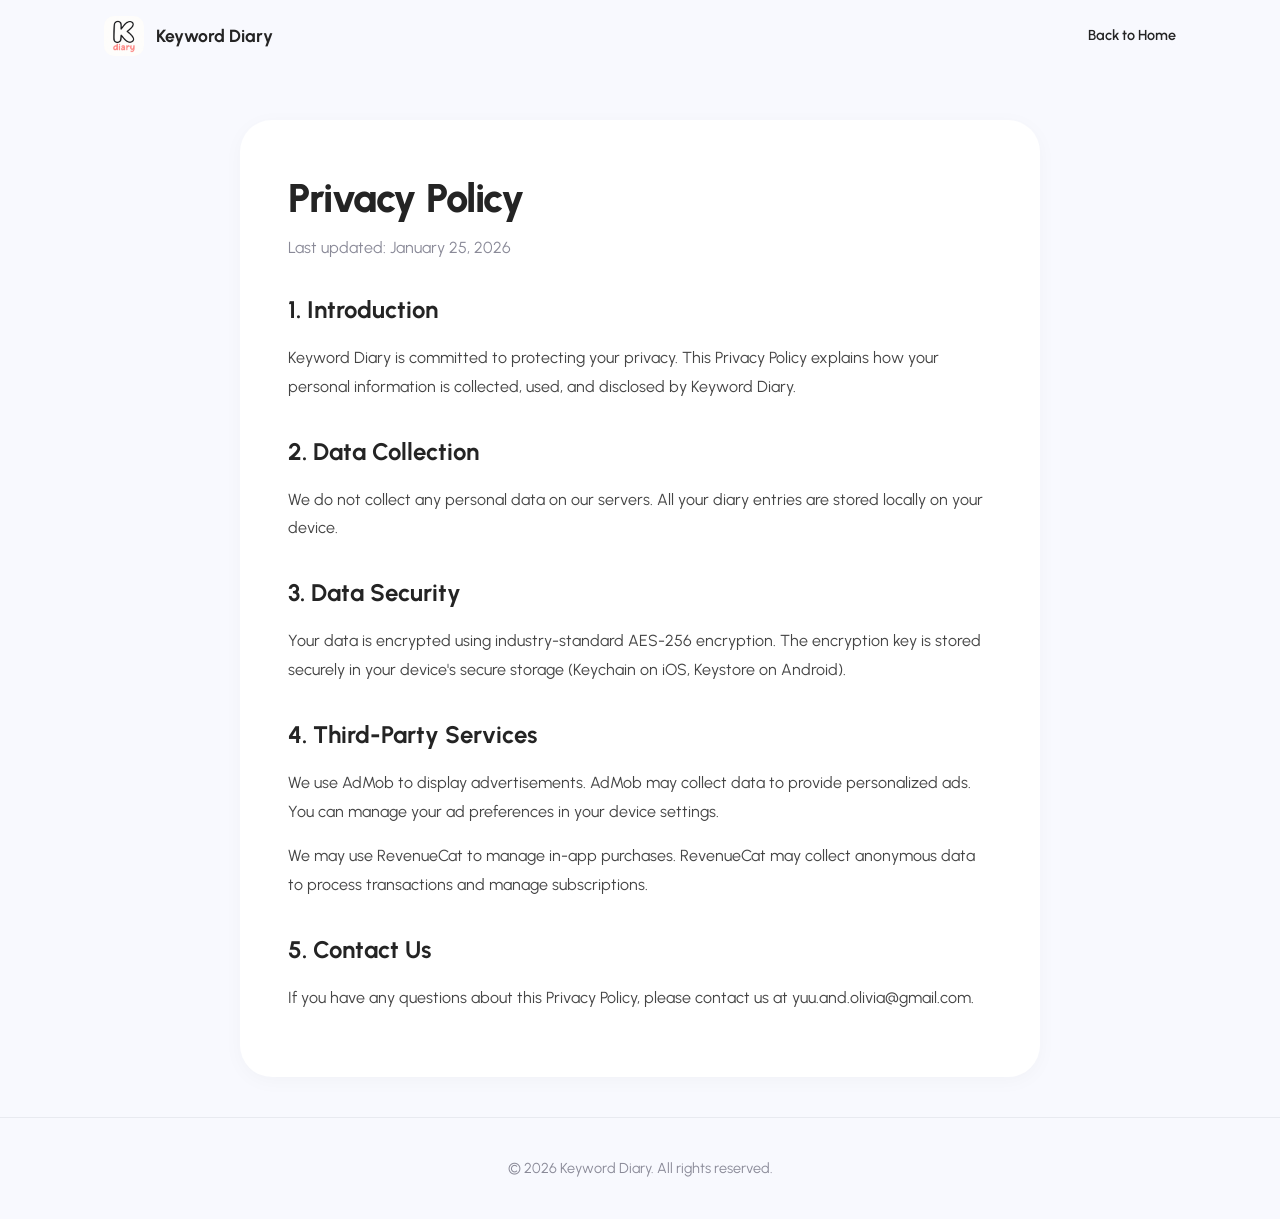
<file: keyword-diary/privacy.html>
<!DOCTYPE html>
<html lang="en">
  <head>
    <meta charset="utf-8">
    <meta name="viewport" content="width=device-width, initial-scale=1">
    <title>Privacy Policy - Keyword Diary</title>
    <link rel="preconnect" href="https://fonts.googleapis.com">
    <link rel="preconnect" href="https://fonts.gstatic.com" crossorigin>
    <link href="https://fonts.googleapis.com/css2?family=Urbanist:wght@400;600;700;800&amp;display=swap" rel="stylesheet">
    <link rel="stylesheet" href="../styles.css">
    <link rel="icon" type="image/png" href="../assets/images/icon.png">
  </head>
  <body>
    <header>
      <div class="container keyword-policy-header">
        <a href="./" class="logo">
          <img src="../assets/images/icon.png" alt="Keyword Diary Icon">
          Keyword Diary
        </a>
        <a href="./" class="keyword-back-link">Back to Home</a>
      </div>
    </header>

    <main class="container">
      <div class="content-card">
        <h1>Privacy Policy</h1>
        <span class="date">Last updated: January 25, 2026</span>

        <h2>1. Introduction</h2>
        <p>Keyword Diary is committed to protecting your privacy. This Privacy Policy explains how your personal information is collected, used, and disclosed by Keyword Diary.</p>

        <h2>2. Data Collection</h2>
        <p>We do not collect any personal data on our servers. All your diary entries are stored locally on your device.</p>

        <h2>3. Data Security</h2>
        <p>Your data is encrypted using industry-standard AES-256 encryption. The encryption key is stored securely in your device's secure storage (Keychain on iOS, Keystore on Android).</p>

        <h2>4. Third-Party Services</h2>
        <p>We use AdMob to display advertisements. AdMob may collect data to provide personalized ads. You can manage your ad preferences in your device settings.</p>
        <p>We may use RevenueCat to manage in-app purchases. RevenueCat may collect anonymous data to process transactions and manage subscriptions.</p>

        <h2>5. Contact Us</h2>
        <p>If you have any questions about this Privacy Policy, please contact us at yuu.and.olivia@gmail.com.</p>
      </div>
    </main>

    <footer>
      <div class="container">
        <p>&copy; 2026 Keyword Diary. All rights reserved.</p>
      </div>
    </footer>
  </body>
</html>
</file>
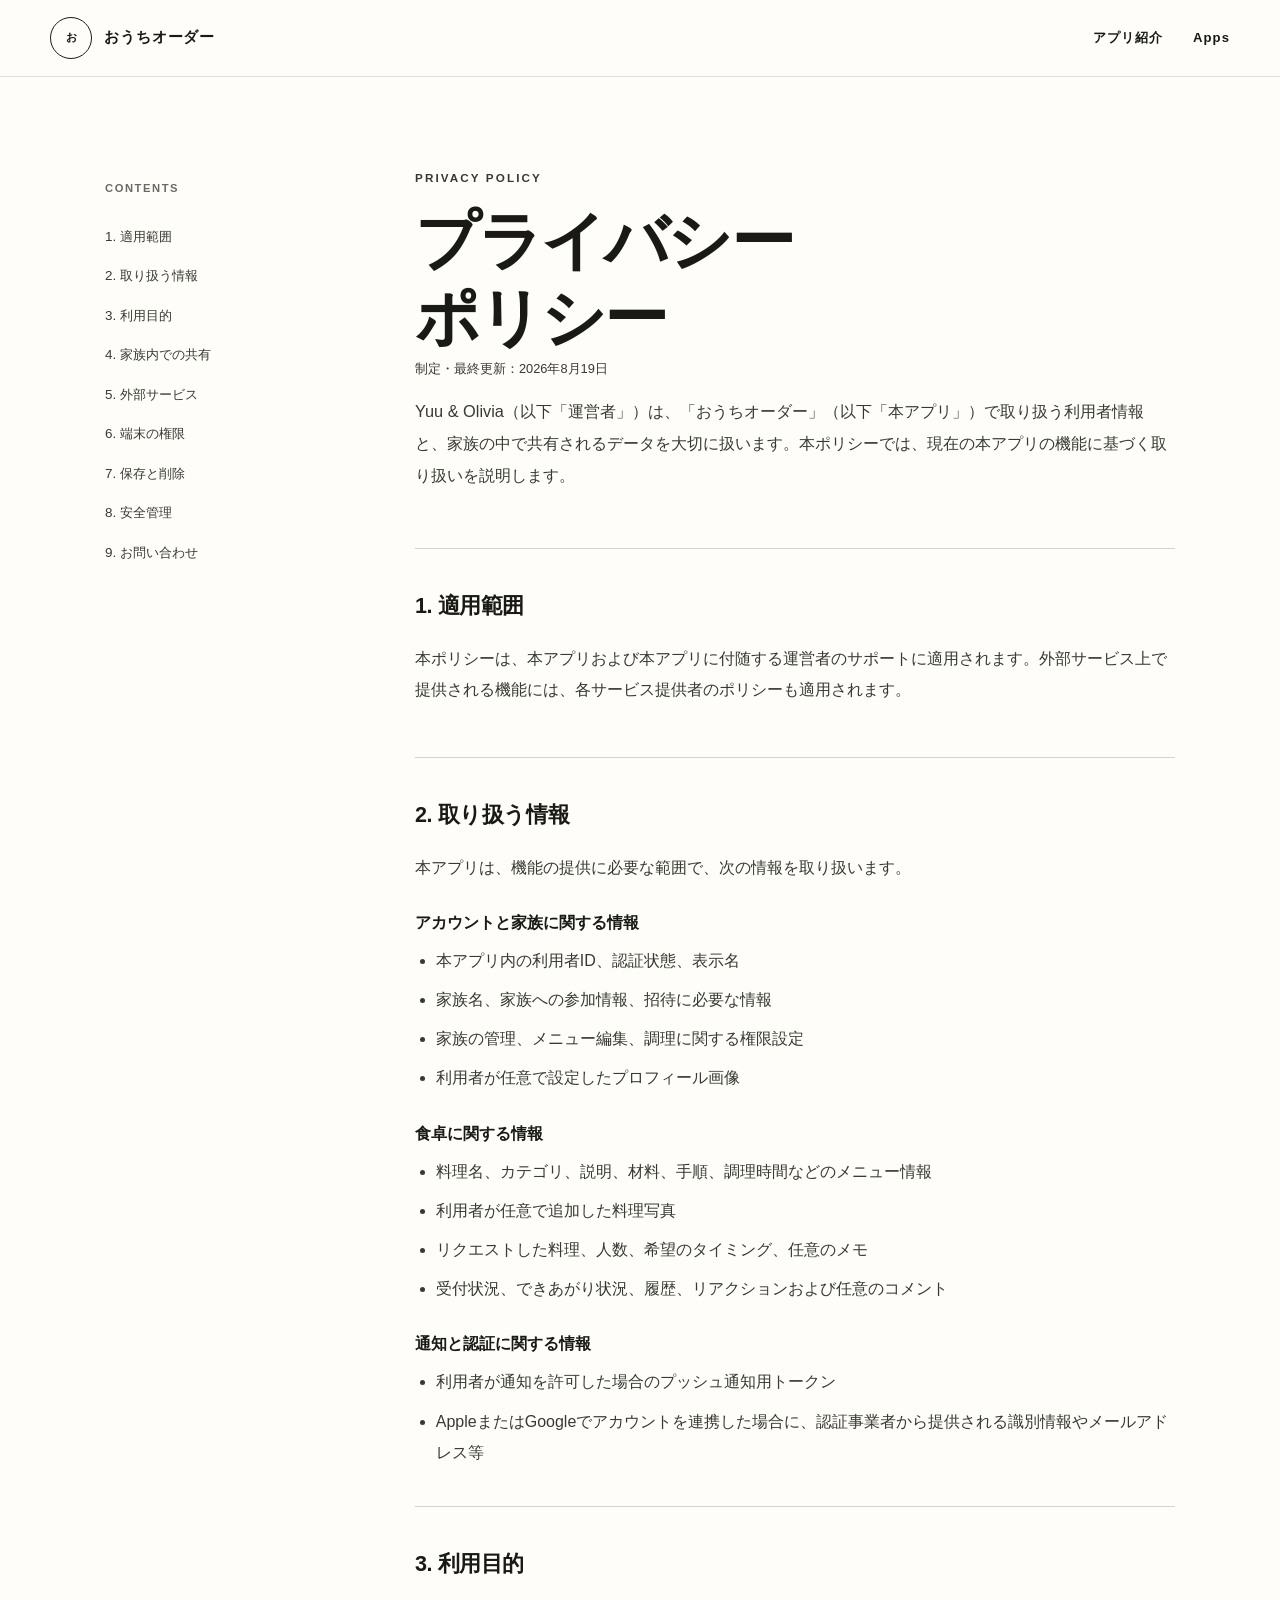
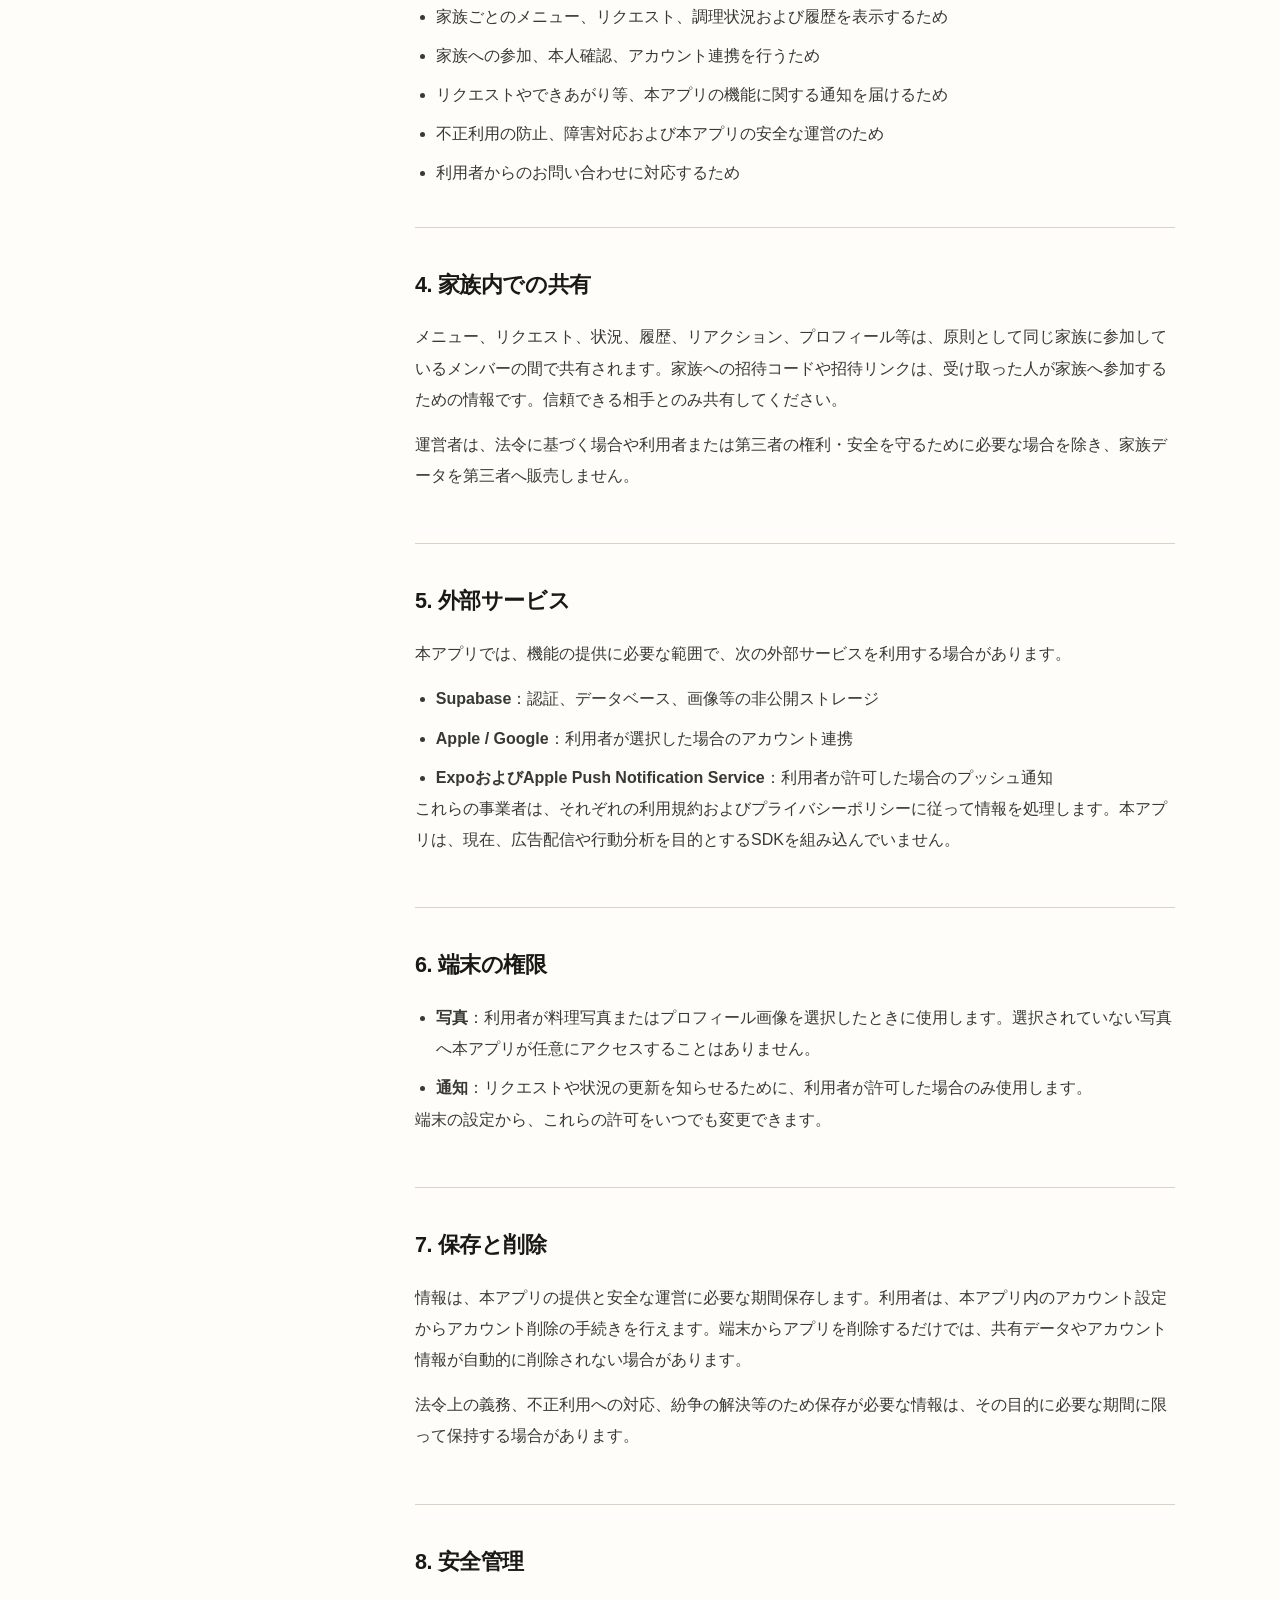
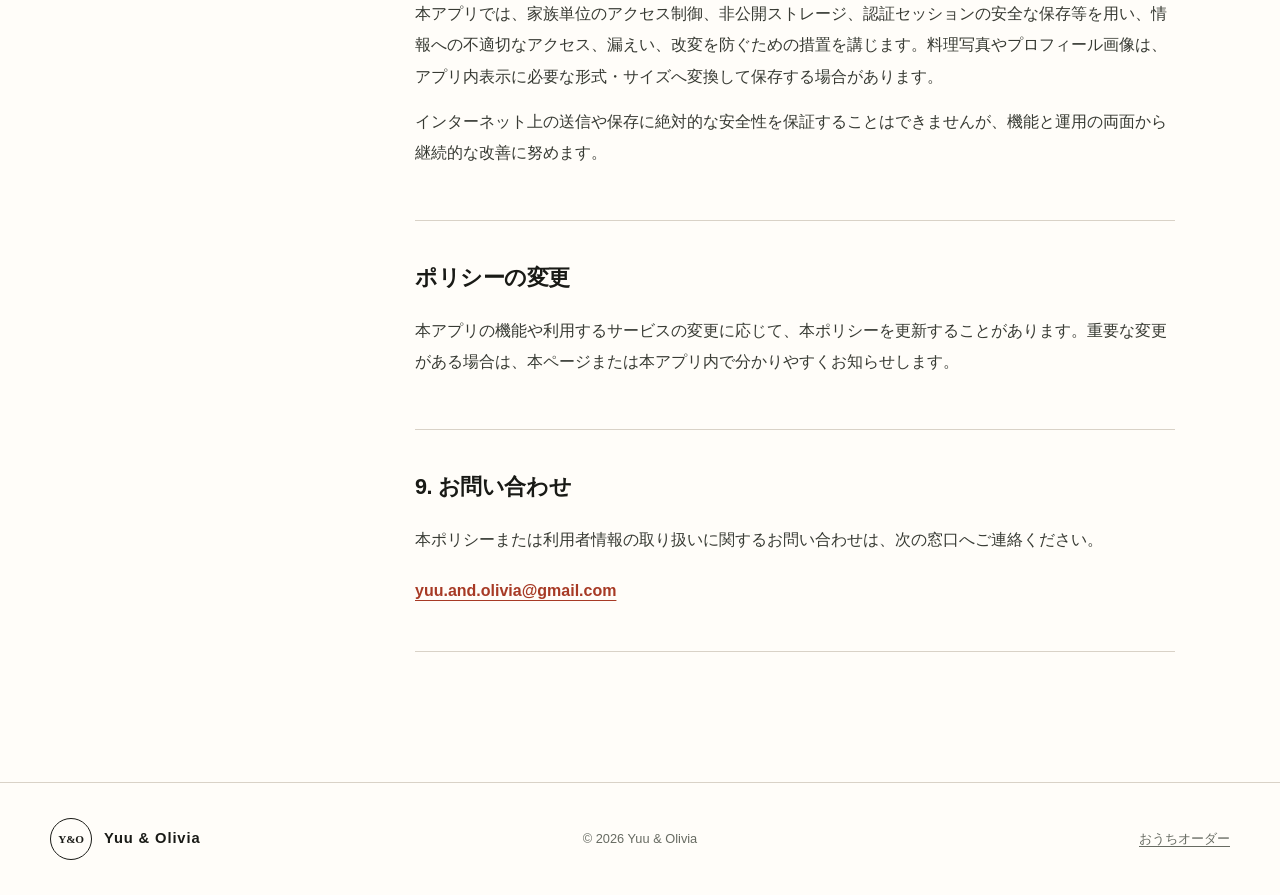
<file: ouchi-order/privacy.html>
<!DOCTYPE html>
<html lang="ja">
  <head>
    <meta charset="utf-8">
    <meta name="viewport" content="width=device-width, initial-scale=1">
    <meta name="theme-color" content="#fffdf9">
    <meta name="description" content="おうちオーダーにおける利用者情報と家族データの取り扱いについて説明します。">
    <title>プライバシーポリシー | おうちオーダー</title>
    <link rel="canonical" href="https://yuu-and-olivia.github.io/ouchi-order/privacy.html">
    <link rel="stylesheet" href="../site.css?v=20260819-3">
  </head>
  <body class="legal-page">
    <a class="skip-link" href="#main">本文へ移動</a>

    <header class="site-header">
      <div class="shell site-header__inner">
        <a class="publisher-brand" href="./" aria-label="おうちオーダーのホームへ">
          <span class="publisher-brand__mark" aria-hidden="true">お</span>
          <span>おうちオーダー</span>
        </a>
        <nav class="site-nav" aria-label="プライバシーページのナビゲーション">
          <a href="./">アプリ紹介</a>
          <a href="../">Apps</a>
        </nav>
      </div>
    </header>

    <main class="shell legal-shell" id="main">
      <aside class="legal-nav" aria-label="目次">
        <p>Contents</p>
        <a href="#scope">1. 適用範囲</a>
        <a href="#data">2. 取り扱う情報</a>
        <a href="#purpose">3. 利用目的</a>
        <a href="#family">4. 家族内での共有</a>
        <a href="#services">5. 外部サービス</a>
        <a href="#permissions">6. 端末の権限</a>
        <a href="#retention">7. 保存と削除</a>
        <a href="#security">8. 安全管理</a>
        <a href="#contact">9. お問い合わせ</a>
      </aside>

      <article class="legal-content">
        <header class="legal-header">
          <p class="eyebrow">Privacy policy</p>
          <h1>プライバシー<br>ポリシー</h1>
          <p class="legal-header__date">制定・最終更新：2026年8月19日</p>
          <p class="legal-intro">
            Yuu &amp; Olivia（以下「運営者」）は、「おうちオーダー」（以下「本アプリ」）で取り扱う利用者情報と、家族の中で共有されるデータを大切に扱います。本ポリシーでは、現在の本アプリの機能に基づく取り扱いを説明します。
          </p>
        </header>

        <section id="scope">
          <h2>1. 適用範囲</h2>
          <p>
            本ポリシーは、本アプリおよび本アプリに付随する運営者のサポートに適用されます。外部サービス上で提供される機能には、各サービス提供者のポリシーも適用されます。
          </p>
        </section>

        <section id="data">
          <h2>2. 取り扱う情報</h2>
          <p>本アプリは、機能の提供に必要な範囲で、次の情報を取り扱います。</p>
          <h3>アカウントと家族に関する情報</h3>
          <ul>
            <li>本アプリ内の利用者ID、認証状態、表示名</li>
            <li>家族名、家族への参加情報、招待に必要な情報</li>
            <li>家族の管理、メニュー編集、調理に関する権限設定</li>
            <li>利用者が任意で設定したプロフィール画像</li>
          </ul>
          <h3>食卓に関する情報</h3>
          <ul>
            <li>料理名、カテゴリ、説明、材料、手順、調理時間などのメニュー情報</li>
            <li>利用者が任意で追加した料理写真</li>
            <li>リクエストした料理、人数、希望のタイミング、任意のメモ</li>
            <li>受付状況、できあがり状況、履歴、リアクションおよび任意のコメント</li>
          </ul>
          <h3>通知と認証に関する情報</h3>
          <ul>
            <li>利用者が通知を許可した場合のプッシュ通知用トークン</li>
            <li>AppleまたはGoogleでアカウントを連携した場合に、認証事業者から提供される識別情報やメールアドレス等</li>
          </ul>
        </section>

        <section id="purpose">
          <h2>3. 利用目的</h2>
          <ul>
            <li>家族ごとのメニュー、リクエスト、調理状況および履歴を表示するため</li>
            <li>家族への参加、本人確認、アカウント連携を行うため</li>
            <li>リクエストやできあがり等、本アプリの機能に関する通知を届けるため</li>
            <li>不正利用の防止、障害対応および本アプリの安全な運営のため</li>
            <li>利用者からのお問い合わせに対応するため</li>
          </ul>
        </section>

        <section id="family">
          <h2>4. 家族内での共有</h2>
          <p>
            メニュー、リクエスト、状況、履歴、リアクション、プロフィール等は、原則として同じ家族に参加しているメンバーの間で共有されます。家族への招待コードや招待リンクは、受け取った人が家族へ参加するための情報です。信頼できる相手とのみ共有してください。
          </p>
          <p>
            運営者は、法令に基づく場合や利用者または第三者の権利・安全を守るために必要な場合を除き、家族データを第三者へ販売しません。
          </p>
        </section>

        <section id="services">
          <h2>5. 外部サービス</h2>
          <p>本アプリでは、機能の提供に必要な範囲で、次の外部サービスを利用する場合があります。</p>
          <ul>
            <li><strong>Supabase</strong>：認証、データベース、画像等の非公開ストレージ</li>
            <li><strong>Apple / Google</strong>：利用者が選択した場合のアカウント連携</li>
            <li><strong>ExpoおよびApple Push Notification Service</strong>：利用者が許可した場合のプッシュ通知</li>
          </ul>
          <p>
            これらの事業者は、それぞれの利用規約およびプライバシーポリシーに従って情報を処理します。本アプリは、現在、広告配信や行動分析を目的とするSDKを組み込んでいません。
          </p>
        </section>

        <section id="permissions">
          <h2>6. 端末の権限</h2>
          <ul>
            <li><strong>写真</strong>：利用者が料理写真またはプロフィール画像を選択したときに使用します。選択されていない写真へ本アプリが任意にアクセスすることはありません。</li>
            <li><strong>通知</strong>：リクエストや状況の更新を知らせるために、利用者が許可した場合のみ使用します。</li>
          </ul>
          <p>端末の設定から、これらの許可をいつでも変更できます。</p>
        </section>

        <section id="retention">
          <h2>7. 保存と削除</h2>
          <p>
            情報は、本アプリの提供と安全な運営に必要な期間保存します。利用者は、本アプリ内のアカウント設定からアカウント削除の手続きを行えます。端末からアプリを削除するだけでは、共有データやアカウント情報が自動的に削除されない場合があります。
          </p>
          <p>
            法令上の義務、不正利用への対応、紛争の解決等のため保存が必要な情報は、その目的に必要な期間に限って保持する場合があります。
          </p>
        </section>

        <section id="security">
          <h2>8. 安全管理</h2>
          <p>
            本アプリでは、家族単位のアクセス制御、非公開ストレージ、認証セッションの安全な保存等を用い、情報への不適切なアクセス、漏えい、改変を防ぐための措置を講じます。料理写真やプロフィール画像は、アプリ内表示に必要な形式・サイズへ変換して保存する場合があります。
          </p>
          <p>
            インターネット上の送信や保存に絶対的な安全性を保証することはできませんが、機能と運用の両面から継続的な改善に努めます。
          </p>
        </section>

        <section>
          <h2>ポリシーの変更</h2>
          <p>
            本アプリの機能や利用するサービスの変更に応じて、本ポリシーを更新することがあります。重要な変更がある場合は、本ページまたは本アプリ内で分かりやすくお知らせします。
          </p>
        </section>

        <section id="contact">
          <h2>9. お問い合わせ</h2>
          <p>本ポリシーまたは利用者情報の取り扱いに関するお問い合わせは、次の窓口へご連絡ください。</p>
          <a class="legal-contact" href="mailto:yuu.and.olivia@gmail.com">yuu.and.olivia@gmail.com</a>
        </section>
      </article>
    </main>

    <footer class="site-footer">
      <div class="shell site-footer__inner">
        <a class="publisher-brand publisher-brand--footer" href="../">
          <span class="publisher-brand__mark" aria-hidden="true">Y&amp;O</span>
          <span>Yuu &amp; Olivia</span>
        </a>
        <p>&copy; 2026 Yuu &amp; Olivia</p>
        <a href="./">おうちオーダー</a>
      </div>
    </footer>
  </body>
</html>
</file>
<file: site.css>
:root {
  --ink: #191a16;
  --ink-soft: #373a33;
  --muted: #676b62;
  --paper: #f6f1e8;
  --paper-deep: #ece4d7;
  --surface: #fffdf9;
  --line: #d9d2c7;
  --brand: #c84f34;
  --brand-dark: #a73a25;
  --sage: #7f9277;
  --sage-light: #dce5d7;
  --lavender: #d8d3ff;
  --lavender-deep: #aaa2ed;
  --shadow-phone: 0 34px 80px rgba(31, 27, 21, 0.2);
  --shell: 1180px;
  --serif: "Yu Mincho", "Hiragino Mincho ProN", "Hiragino Mincho Pro", Georgia, serif;
  --sans: "Hiragino Kaku Gothic ProN", "Yu Gothic", "YuGothic", "Noto Sans JP", -apple-system,
    BlinkMacSystemFont, "Segoe UI", sans-serif;
}

*,
*::before,
*::after {
  box-sizing: border-box;
}

html {
  scroll-behavior: smooth;
}

body {
  margin: 0;
  background: var(--paper);
  color: var(--ink);
  font-family: var(--sans);
  font-size: 16px;
  line-height: 1.75;
  text-rendering: optimizeLegibility;
  -webkit-font-smoothing: antialiased;
}

img {
  display: block;
  height: auto;
  max-width: 100%;
}

a {
  color: inherit;
  text-decoration-thickness: 1px;
  text-underline-offset: 0.22em;
}

button,
a {
  -webkit-tap-highlight-color: transparent;
}

:focus-visible {
  outline: 3px solid #0b67c2;
  outline-offset: 4px;
}

.skip-link {
  position: fixed;
  z-index: 1000;
  top: 12px;
  left: 12px;
  padding: 10px 16px;
  border-radius: 8px;
  background: var(--ink);
  color: #fff;
  transform: translateY(-160%);
}

.skip-link:focus {
  transform: translateY(0);
}

.shell {
  width: min(calc(100% - 48px), var(--shell));
  margin-inline: auto;
}

.site-header {
  position: relative;
  z-index: 20;
  border-bottom: 1px solid rgba(25, 26, 22, 0.13);
  background: rgba(246, 241, 232, 0.92);
  backdrop-filter: blur(14px);
}

.site-header__inner {
  display: flex;
  min-height: 76px;
  align-items: center;
  justify-content: space-between;
  gap: 24px;
}

.publisher-brand {
  display: inline-flex;
  min-height: 44px;
  align-items: center;
  gap: 12px;
  color: var(--ink);
  font-size: 0.92rem;
  font-weight: 700;
  letter-spacing: 0.06em;
  text-decoration: none;
}

.publisher-brand__mark {
  display: grid;
  width: 42px;
  height: 42px;
  place-items: center;
  border: 1px solid var(--ink);
  border-radius: 50%;
  font-family: Georgia, serif;
  font-size: 0.7rem;
  font-weight: 700;
  letter-spacing: -0.02em;
}

.site-nav {
  display: flex;
  align-items: center;
  gap: 30px;
}

.site-nav a {
  display: inline-flex;
  min-height: 44px;
  align-items: center;
  font-size: 0.82rem;
  font-weight: 700;
  letter-spacing: 0.08em;
  text-decoration: none;
}

.site-nav a:hover,
.publisher-brand:hover,
.site-footer a:hover {
  color: var(--brand-dark);
}

.eyebrow {
  margin: 0 0 18px;
  color: var(--brand-dark);
  font-size: 0.73rem;
  font-weight: 800;
  letter-spacing: 0.18em;
  line-height: 1.4;
  text-transform: uppercase;
}

.publisher-hero {
  display: grid;
  min-height: 680px;
  grid-template-columns: minmax(0, 1fr) auto;
  align-items: end;
  gap: 80px;
  padding-block: clamp(100px, 14vw, 180px) 88px;
}

.publisher-hero h1,
.section-heading h2,
.studio-note__statement,
.ouchi-hero h1,
.feature-story h2,
.screens-heading h2,
.closing-copy h2,
.legal-header h1 {
  font-family: var(--serif);
  font-weight: 600;
  letter-spacing: -0.045em;
}

.publisher-hero h1 {
  max-width: 780px;
  margin: 0;
  font-size: clamp(2.85rem, 6.2vw, 5.9rem);
  line-height: 1.12;
}

.publisher-hero__lead {
  max-width: 620px;
  margin: 40px 0 26px;
  color: var(--ink-soft);
  font-size: clamp(1rem, 1.5vw, 1.16rem);
  line-height: 2;
}

.text-link {
  display: inline-flex;
  min-height: 44px;
  align-items: center;
  gap: 10px;
  font-weight: 800;
}

.publisher-hero__note {
  display: flex;
  align-items: flex-end;
  gap: 16px;
  padding-bottom: 12px;
}

.publisher-hero__note strong {
  font-family: var(--serif);
  font-size: clamp(4rem, 9vw, 7.5rem);
  font-weight: 400;
  letter-spacing: -0.08em;
  line-height: 0.7;
}

.publisher-hero__note span {
  color: var(--muted);
  font-size: 0.72rem;
  font-weight: 700;
  letter-spacing: 0.08em;
  line-height: 1.45;
  text-transform: uppercase;
}

.apps-section {
  padding: 110px 0 128px;
  background: var(--surface);
}

.section-heading--line {
  display: grid;
  grid-template-columns: 0.4fr 1fr;
  align-items: end;
  gap: 32px;
  margin-bottom: 58px;
  padding-bottom: 28px;
  border-bottom: 1px solid var(--line);
}

.section-heading--line .eyebrow {
  margin: 0;
}

.section-heading h2 {
  margin: 0;
  font-size: clamp(2rem, 4.2vw, 4rem);
  line-height: 1.25;
}

.app-showcase {
  display: grid;
  min-height: 630px;
  grid-template-columns: minmax(0, 0.9fr) minmax(360px, 1.1fr);
  overflow: hidden;
}

.app-showcase + .app-showcase {
  margin-top: 28px;
}

.app-showcase__copy {
  display: flex;
  flex-direction: column;
  align-items: flex-start;
  justify-content: center;
  padding: clamp(44px, 6vw, 80px);
}

.app-showcase--ouchi {
  background: #b7442d;
  color: #fffaf3;
}

.app-showcase--keyword {
  background: var(--lavender);
  color: #1f1c39;
}

.app-lockup {
  display: flex;
  align-items: center;
  gap: 18px;
}

.app-symbol {
  flex: 0 0 auto;
  width: 68px;
  height: 68px;
  border-radius: 18px;
}

.app-symbol--ouchi {
  display: grid;
  place-items: center;
  background: #fff8ee;
  color: #a73a25;
  font-family: var(--serif);
  font-size: 2.1rem;
  font-weight: 700;
  box-shadow: inset 0 0 0 1px rgba(25, 26, 22, 0.08);
}

.app-symbol--image {
  object-fit: cover;
  box-shadow: 0 8px 20px rgba(36, 30, 82, 0.16);
}

.app-lockup__latin {
  margin: 0 0 3px;
  font-size: 0.67rem;
  font-weight: 800;
  letter-spacing: 0.2em;
}

.app-lockup h3 {
  margin: 0;
  font-size: clamp(1.45rem, 2.5vw, 2.15rem);
  letter-spacing: -0.03em;
  line-height: 1.3;
}

.app-showcase__tagline {
  max-width: 500px;
  margin: 46px 0 16px;
  font-family: var(--serif);
  font-size: clamp(1.9rem, 3.5vw, 3.4rem);
  font-weight: 600;
  letter-spacing: -0.045em;
  line-height: 1.3;
}

.app-showcase__description {
  max-width: 500px;
  margin: 0;
  opacity: 0.9;
  line-height: 1.9;
}

.app-meta {
  display: flex;
  gap: 9px;
  margin: 32px 0;
}

.app-meta span {
  padding: 7px 13px;
  border: 1px solid currentColor;
  border-radius: 999px;
  font-size: 0.72rem;
  font-weight: 800;
  letter-spacing: 0.08em;
}

.button {
  display: inline-flex;
  min-height: 52px;
  align-items: center;
  justify-content: center;
  gap: 16px;
  padding: 12px 22px;
  border: 1px solid transparent;
  border-radius: 999px;
  font-size: 0.9rem;
  font-weight: 800;
  text-decoration: none;
  transition: transform 180ms ease, background-color 180ms ease;
}

.button:hover {
  transform: translateY(-2px);
}

.button--dark {
  background: var(--ink);
  color: #fff;
}

.button--light {
  background: #fff;
  color: #26213f;
}

.button--outline {
  border-color: var(--ink);
  background: transparent;
  color: var(--ink);
}

.app-showcase__visual {
  position: relative;
  min-height: 560px;
  overflow: hidden;
}

.app-showcase__visual--ouchi {
  background:
    radial-gradient(circle at 80% 12%, rgba(255, 255, 255, 0.65) 0 7%, transparent 7.2%),
    #f1e5d4;
}

.mini-phone {
  position: absolute;
  z-index: 2;
  top: 58px;
  left: 50%;
  width: min(310px, 52%);
  overflow: hidden;
  border: 9px solid #181915;
  border-radius: 45px;
  background: #fff;
  box-shadow: var(--shadow-phone);
  transform: translateX(-28%);
}

.mini-phone--back {
  z-index: 1;
  top: 142px;
  width: min(250px, 43%);
  border-width: 8px;
  border-radius: 38px;
  transform: translateX(-98%) rotate(-6deg);
  opacity: 0.93;
}

.app-showcase__visual--keyword {
  display: grid;
  place-items: end center;
  background:
    linear-gradient(rgba(255, 255, 255, 0.24), rgba(255, 255, 255, 0.24)),
    repeating-linear-gradient(90deg, transparent 0 79px, rgba(51, 44, 98, 0.08) 80px);
}

.keyword-preview {
  width: min(320px, 62%);
  margin-top: 70px;
  border: 9px solid #fff;
  border-bottom: 0;
  border-radius: 44px 44px 0 0;
  box-shadow: 0 30px 70px rgba(36, 30, 82, 0.22);
}

.studio-note {
  padding: 140px 0;
  background: var(--paper);
}

.studio-note__inner {
  display: grid;
  grid-template-columns: 0.35fr 1fr;
  gap: 72px;
}

.studio-note__statement {
  grid-column: 2;
  max-width: 820px;
  margin: 0;
  font-size: clamp(2.55rem, 5.5vw, 5.3rem);
  line-height: 1.25;
}

.studio-principles {
  display: grid;
  grid-column: 2;
  grid-template-columns: repeat(3, 1fr);
  gap: 0;
  margin-top: 36px;
  border-top: 1px solid var(--line);
  border-bottom: 1px solid var(--line);
}

.studio-principles p {
  margin: 0;
  padding: 24px 22px;
  border-right: 1px solid var(--line);
  font-weight: 700;
}

.studio-principles p:last-child {
  border-right: 0;
}

.studio-principles span {
  display: block;
  margin-bottom: 14px;
  color: var(--brand-dark);
  font-family: Georgia, serif;
  font-size: 0.75rem;
}

.site-footer {
  padding: 34px 0;
  border-top: 1px solid var(--line);
  background: var(--surface);
}

.site-footer__inner {
  display: grid;
  grid-template-columns: 1fr auto 1fr;
  align-items: center;
  gap: 24px;
  color: var(--muted);
  font-size: 0.8rem;
}

.publisher-brand--footer {
  color: var(--ink);
}

.site-footer__inner p {
  margin: 0;
  text-align: center;
}

.site-footer__inner > a:last-child {
  justify-self: end;
}

/* Ouchi Order */

.ouchi-page {
  background: var(--surface);
}

.ouchi-page .site-header {
  position: absolute;
  width: 100%;
  border-bottom-color: rgba(255, 255, 255, 0.25);
  background: transparent;
}

.ouchi-page .site-header .publisher-brand,
.ouchi-page .site-header .site-nav a {
  color: #fffaf3;
}

.ouchi-page .site-header .publisher-brand__mark {
  border-color: currentColor;
}

.ouchi-hero {
  position: relative;
  overflow: hidden;
  background: #b7442d;
  color: #fffaf3;
}

.ouchi-hero::after {
  position: absolute;
  top: -150px;
  right: -110px;
  width: 430px;
  height: 430px;
  border: 1px solid rgba(255, 255, 255, 0.2);
  border-radius: 50%;
  content: "";
}

.ouchi-hero__inner {
  display: grid;
  min-height: 820px;
  grid-template-columns: minmax(0, 0.95fr) minmax(380px, 1.05fr);
  align-items: center;
  gap: clamp(36px, 6vw, 88px);
  padding-top: 108px;
}

.ouchi-hero__copy {
  position: relative;
  z-index: 2;
  padding-block: 72px;
}

.ouchi-hero .eyebrow {
  color: #fffaf3;
}

.ouchi-hero h1 {
  max-width: 650px;
  margin: 0;
  font-size: clamp(3rem, 5vw, 3.8rem);
  line-height: 1.18;
}

.ouchi-hero h1 span {
  display: block;
  white-space: nowrap;
}

.ouchi-hero__lead {
  max-width: 585px;
  margin: 34px 0 0;
  font-size: clamp(1rem, 1.5vw, 1.17rem);
  line-height: 2;
}

.ouchi-hero__actions {
  display: flex;
  flex-wrap: wrap;
  gap: 12px;
  margin-top: 34px;
}

.ouchi-hero .button--outline {
  border-color: #fffaf3;
  color: #fffaf3;
}

.availability {
  display: flex;
  align-items: center;
  gap: 10px;
  margin: 26px 0 0;
  font-size: 0.77rem;
  font-weight: 700;
  letter-spacing: 0.05em;
}

.availability::before {
  width: 8px;
  height: 8px;
  border-radius: 50%;
  background: #dce5d7;
  content: "";
}

.ouchi-hero__visual {
  position: relative;
  align-self: stretch;
}

.hero-phone {
  position: absolute;
  z-index: 2;
  bottom: -146px;
  left: 50%;
  width: min(338px, 57%);
  overflow: hidden;
  border: 10px solid #181915;
  border-radius: 50px;
  background: #fff;
  box-shadow: 0 44px 100px rgba(42, 14, 8, 0.37);
  transform: translateX(-28%) rotate(2deg);
}

.hero-phone--secondary {
  z-index: 1;
  bottom: -98px;
  width: min(265px, 47%);
  border-width: 8px;
  border-radius: 42px;
  transform: translateX(-106%) rotate(-8deg);
  opacity: 0.94;
}

.concept-band {
  padding: 38px 0;
  background: var(--ink);
  color: #fff;
}

.concept-band__inner {
  display: flex;
  align-items: center;
  justify-content: space-between;
  gap: 36px;
}

.concept-band p {
  margin: 0;
}

.concept-band__label {
  flex: 0 0 auto;
  font-size: 0.7rem;
  font-weight: 800;
  letter-spacing: 0.18em;
  text-transform: uppercase;
}

.concept-band__copy {
  max-width: 780px;
  font-family: var(--serif);
  font-size: clamp(1.35rem, 2.5vw, 2.2rem);
  line-height: 1.55;
  text-align: right;
}

.journey {
  padding: 130px 0;
  background: var(--surface);
}

.journey__heading {
  max-width: 760px;
  margin-bottom: 66px;
}

.journey__heading h2 {
  margin: 0;
  font-family: var(--serif);
  font-size: clamp(2.5rem, 5vw, 4.8rem);
  font-weight: 600;
  letter-spacing: -0.045em;
  line-height: 1.25;
}

.journey-grid {
  display: grid;
  grid-template-columns: repeat(3, 1fr);
  border-top: 1px solid var(--line);
  border-bottom: 1px solid var(--line);
}

.journey-step {
  padding: 34px 34px 38px;
  border-right: 1px solid var(--line);
}

.journey-step:last-child {
  border-right: 0;
}

.journey-step__number {
  display: block;
  margin-bottom: 54px;
  color: var(--brand-dark);
  font-family: Georgia, serif;
  font-size: 0.8rem;
}

.journey-step h3 {
  margin: 0 0 13px;
  font-size: 1.35rem;
  letter-spacing: -0.02em;
}

.journey-step p {
  margin: 0;
  color: var(--muted);
  line-height: 1.9;
}

.feature-story {
  overflow: hidden;
  padding: 130px 0;
  background: var(--paper);
}

.feature-story__inner {
  display: grid;
  grid-template-columns: minmax(0, 1.05fr) minmax(0, 0.95fr);
  align-items: center;
  gap: clamp(54px, 9vw, 120px);
}

.feature-story__visual {
  position: relative;
  min-height: 720px;
}

.story-phone {
  position: absolute;
  top: 0;
  left: 50%;
  width: min(338px, 58%);
  overflow: hidden;
  border: 9px solid var(--ink);
  border-radius: 48px;
  box-shadow: var(--shadow-phone);
  transform: translateX(-58%);
}

.story-phone--small {
  top: 205px;
  width: min(250px, 44%);
  border-width: 8px;
  border-radius: 38px;
  transform: translateX(30%) rotate(5deg);
}

.feature-story h2 {
  margin: 0;
  font-size: clamp(2.5rem, 5vw, 4.7rem);
  line-height: 1.23;
}

.feature-story__lead {
  margin: 30px 0;
  color: var(--ink-soft);
  font-size: 1.05rem;
  line-height: 2;
}

.feature-list {
  margin: 0;
  padding: 0;
  list-style: none;
  border-top: 1px solid var(--line);
}

.feature-list li {
  display: grid;
  grid-template-columns: 36px 1fr;
  gap: 15px;
  padding: 17px 0;
  border-bottom: 1px solid var(--line);
}

.feature-list span {
  color: var(--brand-dark);
  font-family: Georgia, serif;
  font-size: 0.78rem;
}

.screens {
  padding: 130px 0 142px;
  overflow: hidden;
  background: var(--surface);
}

.screens-heading {
  display: flex;
  align-items: end;
  justify-content: space-between;
  gap: 32px;
  margin-bottom: 60px;
}

.screens-heading h2 {
  margin: 0;
  font-size: clamp(2.5rem, 5vw, 4.8rem);
  line-height: 1.22;
}

.screens-heading__note {
  max-width: 300px;
  margin: 0 0 8px;
  color: var(--muted);
  font-size: 0.8rem;
  line-height: 1.7;
}

.screen-gallery {
  display: grid;
  grid-template-columns: repeat(4, minmax(0, 1fr));
  gap: 22px;
}

.screen-gallery figure {
  margin: 0;
}

.screen-gallery__phone {
  overflow: hidden;
  border: 7px solid var(--ink);
  border-radius: 36px;
  background: #fff;
  box-shadow: 0 22px 44px rgba(31, 27, 21, 0.12);
}

.screen-gallery figure:nth-child(even) {
  padding-top: 62px;
}

.screen-gallery figcaption {
  padding: 16px 6px 0;
  font-size: 0.84rem;
  font-weight: 800;
}

.screen-gallery figcaption span {
  display: block;
  margin-top: 4px;
  color: var(--muted);
  font-size: 0.72rem;
  font-weight: 500;
}

.privacy-note {
  padding: 120px 0;
  background: var(--sage-light);
}

.privacy-note__inner {
  display: grid;
  grid-template-columns: 0.7fr 1.3fr;
  align-items: start;
  gap: 80px;
}

.privacy-note__label {
  display: inline-flex;
  align-items: center;
  gap: 12px;
  font-size: 0.76rem;
  font-weight: 800;
  letter-spacing: 0.12em;
  text-transform: uppercase;
}

.privacy-note__label::before {
  width: 42px;
  height: 1px;
  background: currentColor;
  content: "";
}

.privacy-note h2 {
  margin: 0 0 20px;
  font-family: var(--serif);
  font-size: clamp(2.35rem, 4.5vw, 4.2rem);
  font-weight: 600;
  letter-spacing: -0.04em;
  line-height: 1.25;
}

.privacy-note p {
  max-width: 690px;
  margin: 0 0 26px;
  color: var(--ink-soft);
  line-height: 2;
}

.closing {
  padding: 130px 0;
  background: var(--ink);
  color: #fff;
}

.closing__inner {
  display: grid;
  grid-template-columns: 1fr auto;
  align-items: end;
  gap: 48px;
}

.closing .eyebrow {
  color: #eaa28e;
}

.closing-copy h2 {
  margin: 0;
  font-size: clamp(2.65rem, 5.8vw, 5.7rem);
  line-height: 1.2;
}

.closing-copy p {
  margin: 25px 0 0;
  color: #c9cbc4;
}

.closing__status {
  min-width: 220px;
  padding: 24px 0;
  border-top: 1px solid #666962;
  border-bottom: 1px solid #666962;
}

.closing__status strong,
.closing__status span {
  display: block;
}

.closing__status strong {
  font-size: 1rem;
}

.closing__status span {
  margin-top: 5px;
  color: #aeb1a8;
  font-size: 0.78rem;
}

.ouchi-page .site-footer {
  background: var(--surface);
}

/* Legal pages */

.legal-page {
  background: var(--surface);
}

.legal-page .site-header {
  background: rgba(255, 253, 249, 0.94);
}

.legal-shell {
  display: grid;
  grid-template-columns: 230px minmax(0, 760px);
  justify-content: center;
  gap: 80px;
  padding-block: 90px 130px;
}

.legal-nav {
  position: sticky;
  top: 30px;
  align-self: start;
  padding-top: 12px;
}

.legal-nav p {
  margin: 0 0 18px;
  color: var(--muted);
  font-size: 0.7rem;
  font-weight: 800;
  letter-spacing: 0.14em;
  text-transform: uppercase;
}

.legal-nav a {
  display: block;
  padding: 8px 0;
  color: var(--ink-soft);
  font-size: 0.84rem;
  text-decoration: none;
}

.legal-header {
  padding-bottom: 42px;
  border-bottom: 1px solid var(--line);
}

.legal-header h1 {
  margin: 0;
  font-size: clamp(2.6rem, 5vw, 4.6rem);
  line-height: 1.2;
}

.legal-header__date {
  margin: 20px 0 0;
  color: var(--muted);
  font-size: 0.8rem;
}

.legal-intro {
  margin: 36px 0 0;
  color: var(--ink-soft);
  font-size: 1.02rem;
  line-height: 2;
}

.legal-content section {
  padding: 38px 0;
  border-bottom: 1px solid var(--line);
  scroll-margin-top: 24px;
}

.legal-content h2 {
  margin: 0 0 18px;
  font-size: 1.35rem;
  letter-spacing: -0.02em;
}

.legal-content h3 {
  margin: 26px 0 8px;
  font-size: 1rem;
}

.legal-content p,
.legal-content li {
  color: var(--ink-soft);
  line-height: 1.95;
}

.legal-content p {
  margin: 0 0 14px;
}

.legal-content ul {
  margin: 0;
  padding-left: 1.3em;
}

.legal-content li + li {
  margin-top: 8px;
}

.legal-contact {
  display: inline-flex;
  min-height: 44px;
  align-items: center;
  color: var(--brand-dark);
  font-weight: 800;
}

@media (max-width: 980px) {
  .publisher-hero {
    min-height: 600px;
    grid-template-columns: 1fr;
    gap: 55px;
  }

  .publisher-hero__note {
    justify-self: end;
  }

  .app-showcase {
    grid-template-columns: 1fr 1fr;
  }

  .app-showcase__copy {
    padding: 42px;
  }

  .studio-note__inner {
    grid-template-columns: 1fr;
  }

  .studio-note__statement,
  .studio-principles {
    grid-column: 1;
  }

  .ouchi-hero__inner {
    min-height: 760px;
    grid-template-columns: 1fr 0.75fr;
  }

  .hero-phone {
    width: 310px;
    transform: translateX(-36%);
  }

  .hero-phone--secondary {
    width: 235px;
    transform: translateX(-90%) rotate(-8deg);
  }

  .screen-gallery {
    grid-template-columns: repeat(2, minmax(0, 1fr));
    gap: 34px;
  }

  .screen-gallery figure:nth-child(even) {
    padding-top: 50px;
  }
}

@media (max-width: 820px) {
  html {
    scroll-behavior: auto;
  }

  .shell {
    width: min(calc(100% - 32px), var(--shell));
  }

  .site-header__inner {
    min-height: 68px;
  }

  .publisher-brand {
    gap: 9px;
    font-size: 0.78rem;
  }

  .publisher-brand__mark {
    width: 38px;
    height: 38px;
  }

  .site-nav {
    gap: 16px;
  }

  .site-nav a {
    font-size: 0.72rem;
  }

  .site-nav a:first-child:not(:only-child) {
    display: none;
  }

  .publisher-hero {
    min-height: 620px;
    padding-block: 86px 62px;
  }

  .publisher-hero__lead {
    margin-top: 28px;
  }

  .publisher-hero__note {
    justify-self: start;
  }

  .apps-section {
    padding: 82px 0 90px;
  }

  .section-heading--line {
    grid-template-columns: 1fr;
    gap: 15px;
    margin-bottom: 38px;
  }

  .app-showcase {
    min-height: 0;
    grid-template-columns: 1fr;
  }

  .app-showcase__copy {
    padding: 38px 25px 44px;
  }

  .app-showcase__tagline {
    margin-top: 34px;
  }

  .app-showcase__visual {
    min-height: 480px;
  }

  .mini-phone {
    top: 42px;
    width: 235px;
    transform: translateX(-20%);
  }

  .mini-phone--back {
    top: 112px;
    width: 190px;
    transform: translateX(-93%) rotate(-6deg);
  }

  .keyword-preview {
    width: 255px;
  }

  .studio-note {
    padding: 92px 0;
  }

  .studio-note__inner {
    gap: 34px;
  }

  .studio-principles {
    grid-template-columns: 1fr;
  }

  .studio-principles p {
    border-right: 0;
    border-bottom: 1px solid var(--line);
  }

  .studio-principles p:last-child {
    border-bottom: 0;
  }

  .site-footer__inner {
    grid-template-columns: 1fr auto;
  }

  .site-footer__inner p {
    display: none;
  }

  .ouchi-page .site-header .publisher-brand > span:last-child {
    display: none;
  }

  .ouchi-hero__inner {
    min-height: 1060px;
    grid-template-columns: 1fr;
    align-content: start;
    padding-top: 102px;
  }

  .ouchi-hero__copy {
    padding-block: 55px 20px;
  }

  .ouchi-hero h1 {
    font-size: clamp(2.35rem, 10.5vw, 3rem);
  }

  .ouchi-hero__visual {
    min-height: 480px;
  }

  .hero-phone {
    bottom: -120px;
    width: 260px;
    transform: translateX(-18%) rotate(2deg);
  }

  .hero-phone--secondary {
    bottom: -72px;
    width: 205px;
    transform: translateX(-94%) rotate(-8deg);
  }

  .concept-band__inner {
    display: block;
  }

  .concept-band__copy {
    margin-top: 14px !important;
    text-align: left;
  }

  .journey,
  .feature-story,
  .screens,
  .privacy-note,
  .closing {
    padding-block: 88px;
  }

  .journey__heading {
    margin-bottom: 42px;
  }

  .journey-grid {
    grid-template-columns: 1fr;
  }

  .journey-step {
    border-right: 0;
    border-bottom: 1px solid var(--line);
  }

  .journey-step:last-child {
    border-bottom: 0;
  }

  .journey-step__number {
    margin-bottom: 24px;
  }

  .feature-story__inner {
    grid-template-columns: 1fr;
  }

  .feature-story__visual {
    min-height: 580px;
    order: 2;
  }

  .story-phone {
    width: 255px;
    transform: translateX(-73%);
  }

  .story-phone--small {
    top: 170px;
    width: 195px;
    transform: translateX(12%) rotate(5deg);
  }

  .screens-heading {
    display: block;
    margin-bottom: 40px;
  }

  .screens-heading__note {
    margin-top: 20px;
  }

  .screen-gallery {
    display: flex;
    width: calc(100% + 16px);
    gap: 16px;
    overflow-x: auto;
    padding: 0 24px 24px 0;
    scroll-snap-type: x mandatory;
  }

  .screen-gallery figure,
  .screen-gallery figure:nth-child(even) {
    flex: 0 0 min(78vw, 300px);
    padding-top: 0;
    scroll-snap-align: start;
  }

  .privacy-note__inner,
  .closing__inner {
    grid-template-columns: 1fr;
    gap: 42px;
  }

  .closing__status {
    min-width: 0;
  }

  .legal-shell {
    grid-template-columns: 1fr;
    gap: 0;
    padding-block: 62px 90px;
  }

  .legal-nav {
    display: none;
  }
}

@media (max-width: 390px) {
  .publisher-hero h1 {
    font-size: clamp(2.1rem, 10.5vw, 2.45rem);
  }

  .ouchi-hero h1 {
    font-size: clamp(2rem, 10vw, 2.4rem);
  }

  .app-lockup {
    align-items: flex-start;
  }

  .app-symbol {
    width: 58px;
    height: 58px;
    border-radius: 15px;
  }

  .ouchi-hero__actions {
    align-items: stretch;
    flex-direction: column;
  }

  .button {
    width: 100%;
  }

  .hero-phone {
    width: 230px;
  }

  .hero-phone--secondary {
    width: 180px;
  }
}

@media (prefers-reduced-motion: reduce) {
  *,
  *::before,
  *::after {
    scroll-behavior: auto !important;
    transition-duration: 0.01ms !important;
  }
}
</file>
<file: styles.css>
:root {
  /* Pastel Color Palette */
  --primary: #D0CCFF;
  /* Light Purple */
  --secondary: #F39E9E;
  /* Light Pink */
  --background: #F8F9FE;
  /* Very light cool gray/purple tint */
  --surface: #FFFFFF;
  --text-main: #242424;
  --text-muted: #8A8A98;
  --border: #E8EAF0;

  /* Shadows */
  --shadow-soft: 0 12px 32px rgba(200, 200, 220, 0.15);
  --shadow-card: 0 4px 20px rgba(0, 0, 0, 0.03);

  /* Layout */
  --radius-lg: 32px;
  --header-height: 72px;
  --container-max: 1120px;
}

* {
  box-sizing: border-box;
  margin: 0;
  padding: 0;
  -webkit-font-smoothing: antialiased;
}

body {
  font-family: 'Urbanist', -apple-system, BlinkMacSystemFont, "Segoe UI", Roboto, sans-serif;
  background-color: var(--background);
  color: var(--text-main);
  line-height: 1.5;
}

a {
  text-decoration: none;
  color: inherit;
  transition: opacity 0.2s;
}

a:hover {
  opacity: 0.7;
}

.container {
  max-width: var(--container-max);
  margin: 0 auto;
  padding: 0 24px;
}

/* Header (Simplified since logo is now in Hero) */
header {
  height: var(--header-height);
  position: absolute;
  top: 0;
  width: 100%;
  z-index: 100;
  display: flex;
  align-items: center;
  justify-content: flex-end;
  /* Only button on right */
  /* Only button on right */
  padding: 0 40px;
}

header .logo {
  display: flex;
  align-items: center;
  gap: 12px;
  font-weight: 700;
  font-size: 1.1rem;
}

header .logo img {
  width: 40px;
  height: 40px;
  border-radius: 10px;
}

.btn-download-sm {
  background: var(--text-main);
  color: #fff;
  padding: 10px 20px;
  border-radius: 100px;
  font-weight: 600;
  font-size: 0.9rem;
  box-shadow: 0 4px 12px rgba(0, 0, 0, 0.1);
}

/* Hero Section */
.hero {
  padding: 120px 0 80px;
  /* More top padding for centering */
  display: flex;
  flex-direction: column;
  align-items: center;
  text-align: center;
}

.hero-logo-lockup {
  display: flex;
  flex-direction: column;
  align-items: center;
  gap: 16px;
  margin-bottom: 24px;
}

.app-icon-lg {
  width: 80px;
  height: 80px;
  border-radius: 20px;
  box-shadow: var(--shadow-soft);
}

.app-name {
  font-size: 1.5rem;
  font-weight: 800;
  color: var(--text-muted);
  letter-spacing: 0.05em;
  text-transform: uppercase;
}

.hero h1 {
  font-size: 3rem;
  font-weight: 800;
  line-height: 1.2;
  letter-spacing: -0.02em;
  margin-bottom: 24px;
  color: var(--text-main);
  /* Solid color instead of gradient */
}

.hero p {
  font-size: 1.1rem;
  color: var(--text-muted);
  line-height: 1.8;
  margin-bottom: 40px;
  max-width: 600px;
}

.store-badge {
  background: #000;
  color: #fff;
  padding: 12px 28px;
  border-radius: 100px;
  display: inline-flex;
  align-items: center;
  gap: 10px;
  font-weight: 600;
  font-size: 1rem;
  transition: transform 0.2s;
  box-shadow: 0 8px 20px rgba(0, 0, 0, 0.15);
}

.store-badge:hover {
  transform: translateY(-2px);
}

.hero-image {
  margin-top: 60px;
  position: relative;
  z-index: 1;
}

.hero-mockup {
  width: 300px;
  /* Slightly larger */
  border-radius: 44px;
  box-shadow: var(--shadow-soft);
  border: 10px solid #fff;
}

/* Three Column Grid Features */
.features {
  padding: 40px 0 100px;
}

.three-col-grid {
  display: grid;
  grid-template-columns: repeat(3, 1fr);
  gap: 24px;
  margin-bottom: 24px;
}

/* Feature Card (Vertical) */
.feature-card {
  background: var(--surface);
  border-radius: var(--radius-lg);
  padding: 32px 24px;
  box-shadow: var(--shadow-card);
  display: flex;
  flex-direction: column;
  align-items: center;
  text-align: center;
  transition: transform 0.3s ease;
  height: 100%;
}

.feature-card:hover {
  transform: translateY(-4px);
}

.feature-card h3 {
  font-size: 1.25rem;
  font-weight: 700;
  margin-bottom: 12px;
  color: var(--text-main);
}

.feature-card p {
  font-size: 0.95rem;
  color: var(--text-muted);
  line-height: 1.6;
  margin-bottom: 24px;
  min-height: 3em;
  /* Align images */
}

.feature-card .card-image {
  width: 100%;
  border-radius: 16px;
  box-shadow: 0 8px 24px rgba(0, 0, 0, 0.05);
  /* Make images fit nicely */
  object-fit: contain;
  max-height: 300px;
}

/* Security Card (Full Width) */
.security-card {
  background: var(--surface);
  border-radius: var(--radius-lg);
  padding: 40px;
  box-shadow: var(--shadow-card);
  display: flex;
  align-items: center;
  justify-content: center;
  gap: 32px;
  width: 100%;
}

.security-content {
  text-align: left;
}

.security-card h3 {
  font-size: 1.5rem;
  font-weight: 700;
  margin-bottom: 8px;
}

.security-card p {
  color: var(--text-muted);
}

/* Footer */
footer {
  padding: 40px 0;
  text-align: center;
  border-top: 1px solid var(--border);
}

footer p {
  color: var(--text-muted);
  font-size: 0.9rem;
}

.footer-links {
  margin-top: 16px;
  display: flex;
  justify-content: center;
  gap: 24px;
}

/* Content Card for Privacy Policy */
.content-card {
  background: var(--surface);
  border-radius: var(--radius-lg);
  padding: 48px;
  box-shadow: var(--shadow-card);
  max-width: 800px;
  margin: 120px auto 40px;
  /* Offset for absolute header */
}

.content-card h1 {
  font-size: 2.5rem;
  font-weight: 800;
  margin-bottom: 8px;
  letter-spacing: -0.02em;
}

.content-card .date {
  color: var(--text-muted);
  display: block;
  margin-bottom: 32px;
}

.content-card h2 {
  font-size: 1.5rem;
  font-weight: 700;
  margin: 32px 0 16px;
}

.content-card p {
  line-height: 1.8;
  margin-bottom: 16px;
  color: #444;
}

/* Mobile Responsiveness */
@media (max-width: 900px) {
  .hero h1 {
    font-size: 2.25rem;
  }

  .three-col-grid {
    grid-template-columns: 1fr;
  }

  .security-card {
    flex-direction: column;
    text-align: center;
  }

  .security-content {
    text-align: center;
  }
}

/* Shared by the preserved Keyword Diary pages under /keyword-diary/. */
.keyword-header-inner {
  display: flex;
  justify-content: flex-end;
}

.keyword-store {
  margin-bottom: 48px;
}

.security-icon {
  font-size: 40px;
}

.keyword-policy-header {
  display: flex;
  width: 100%;
  align-items: center;
  justify-content: space-between;
}

.keyword-back-link {
  font-size: 0.9rem;
  font-weight: 600;
}
</file>
